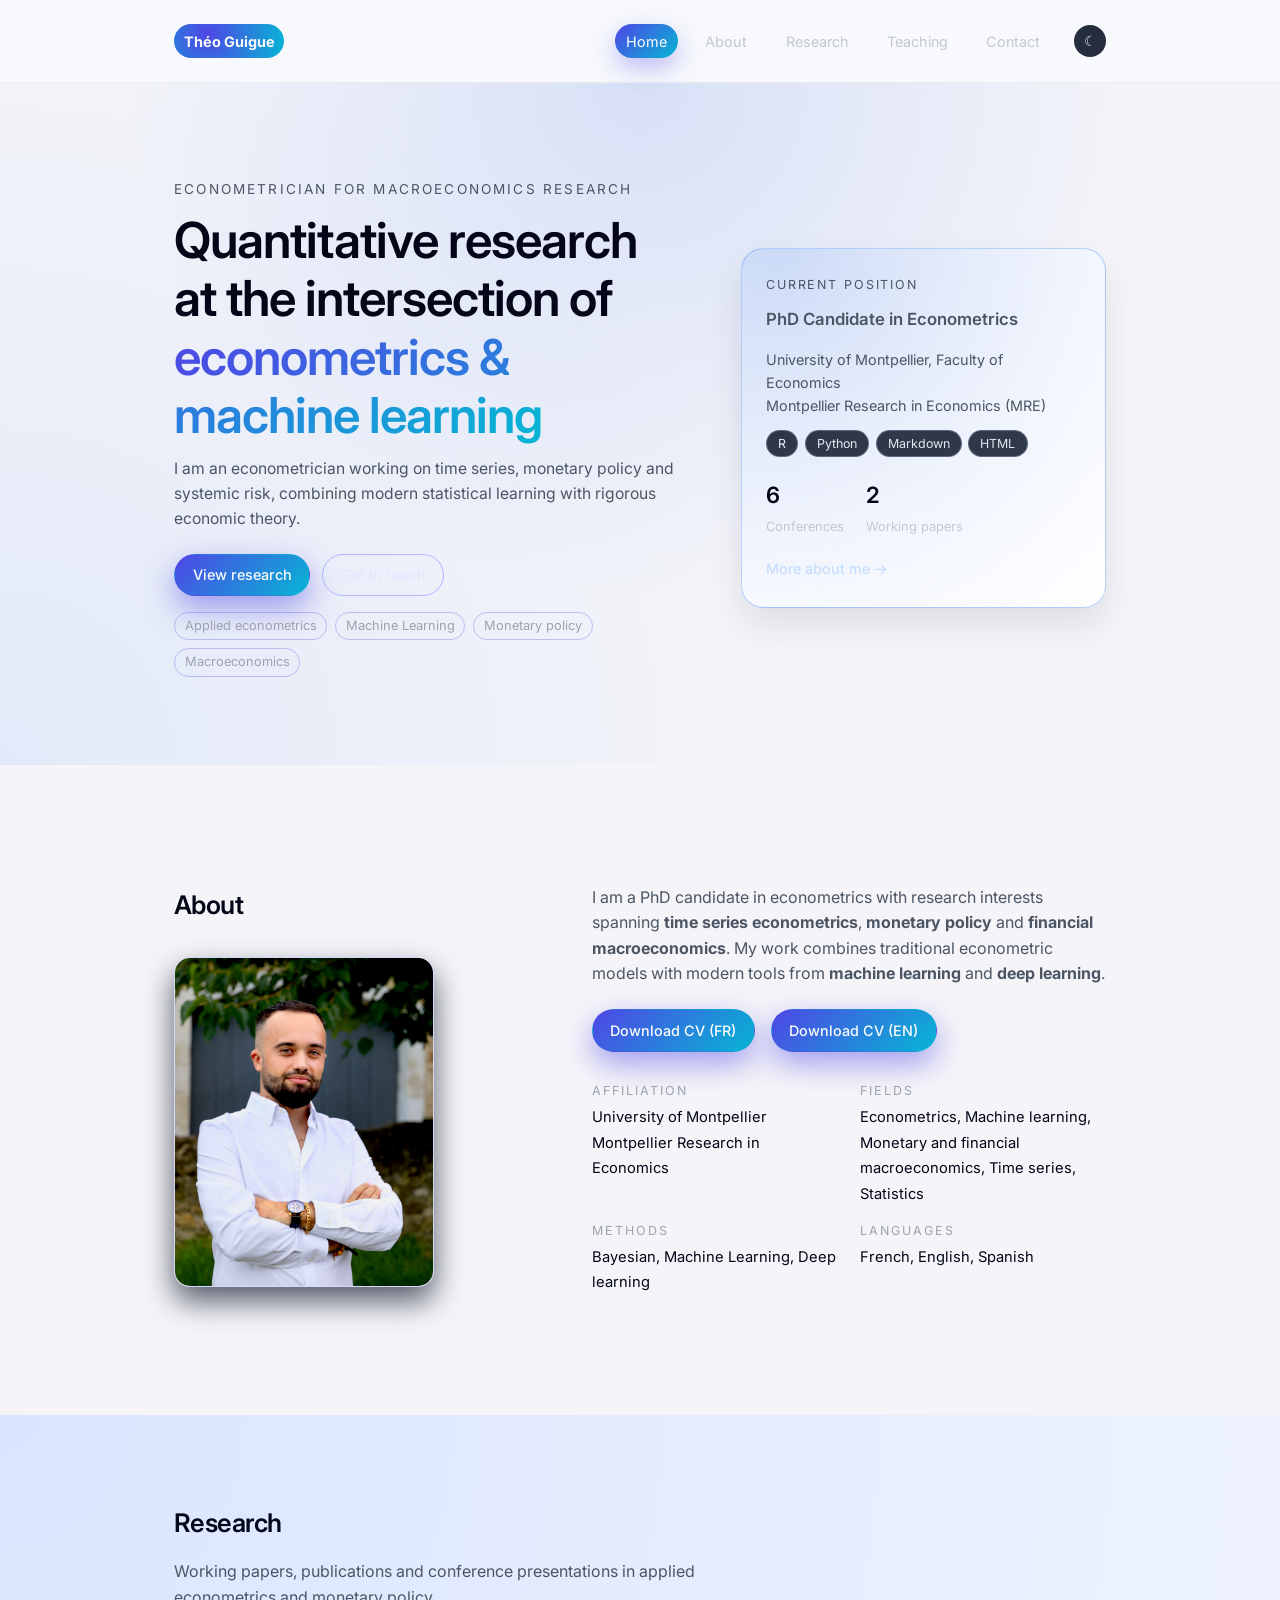
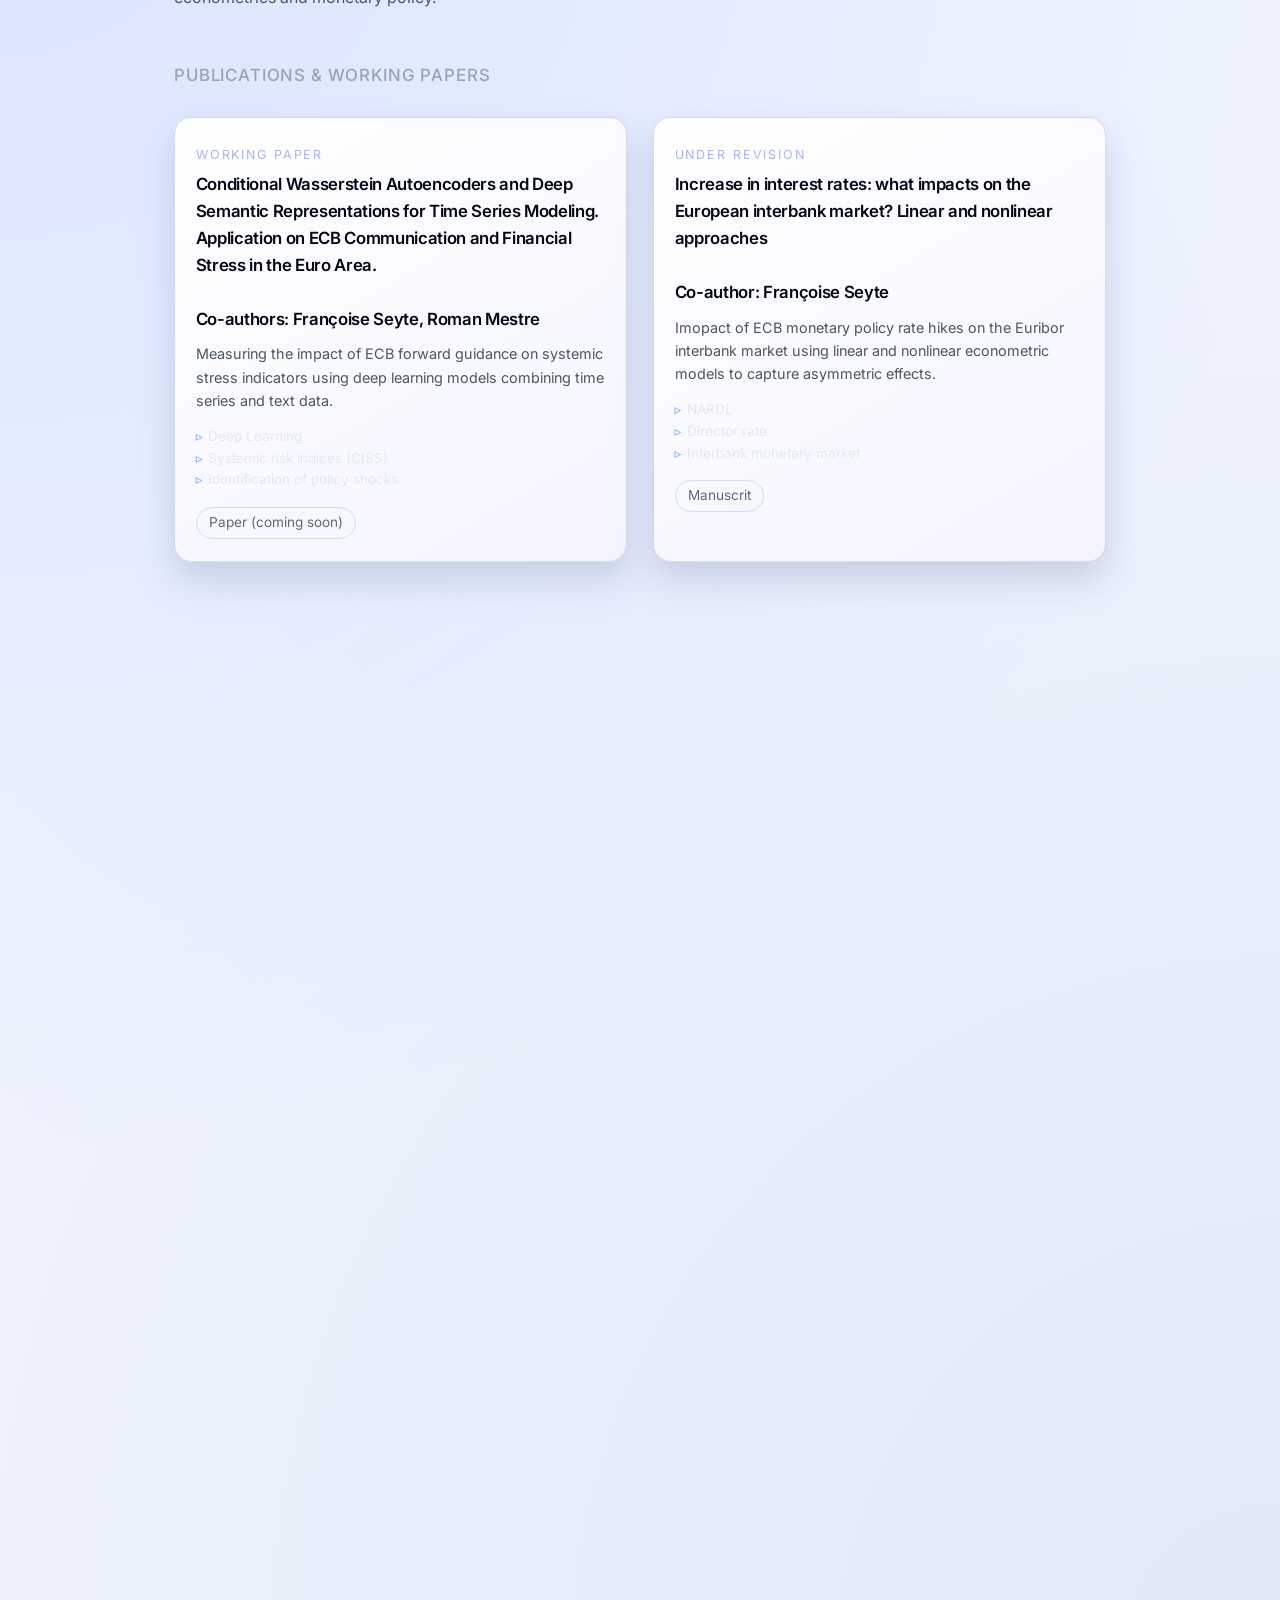
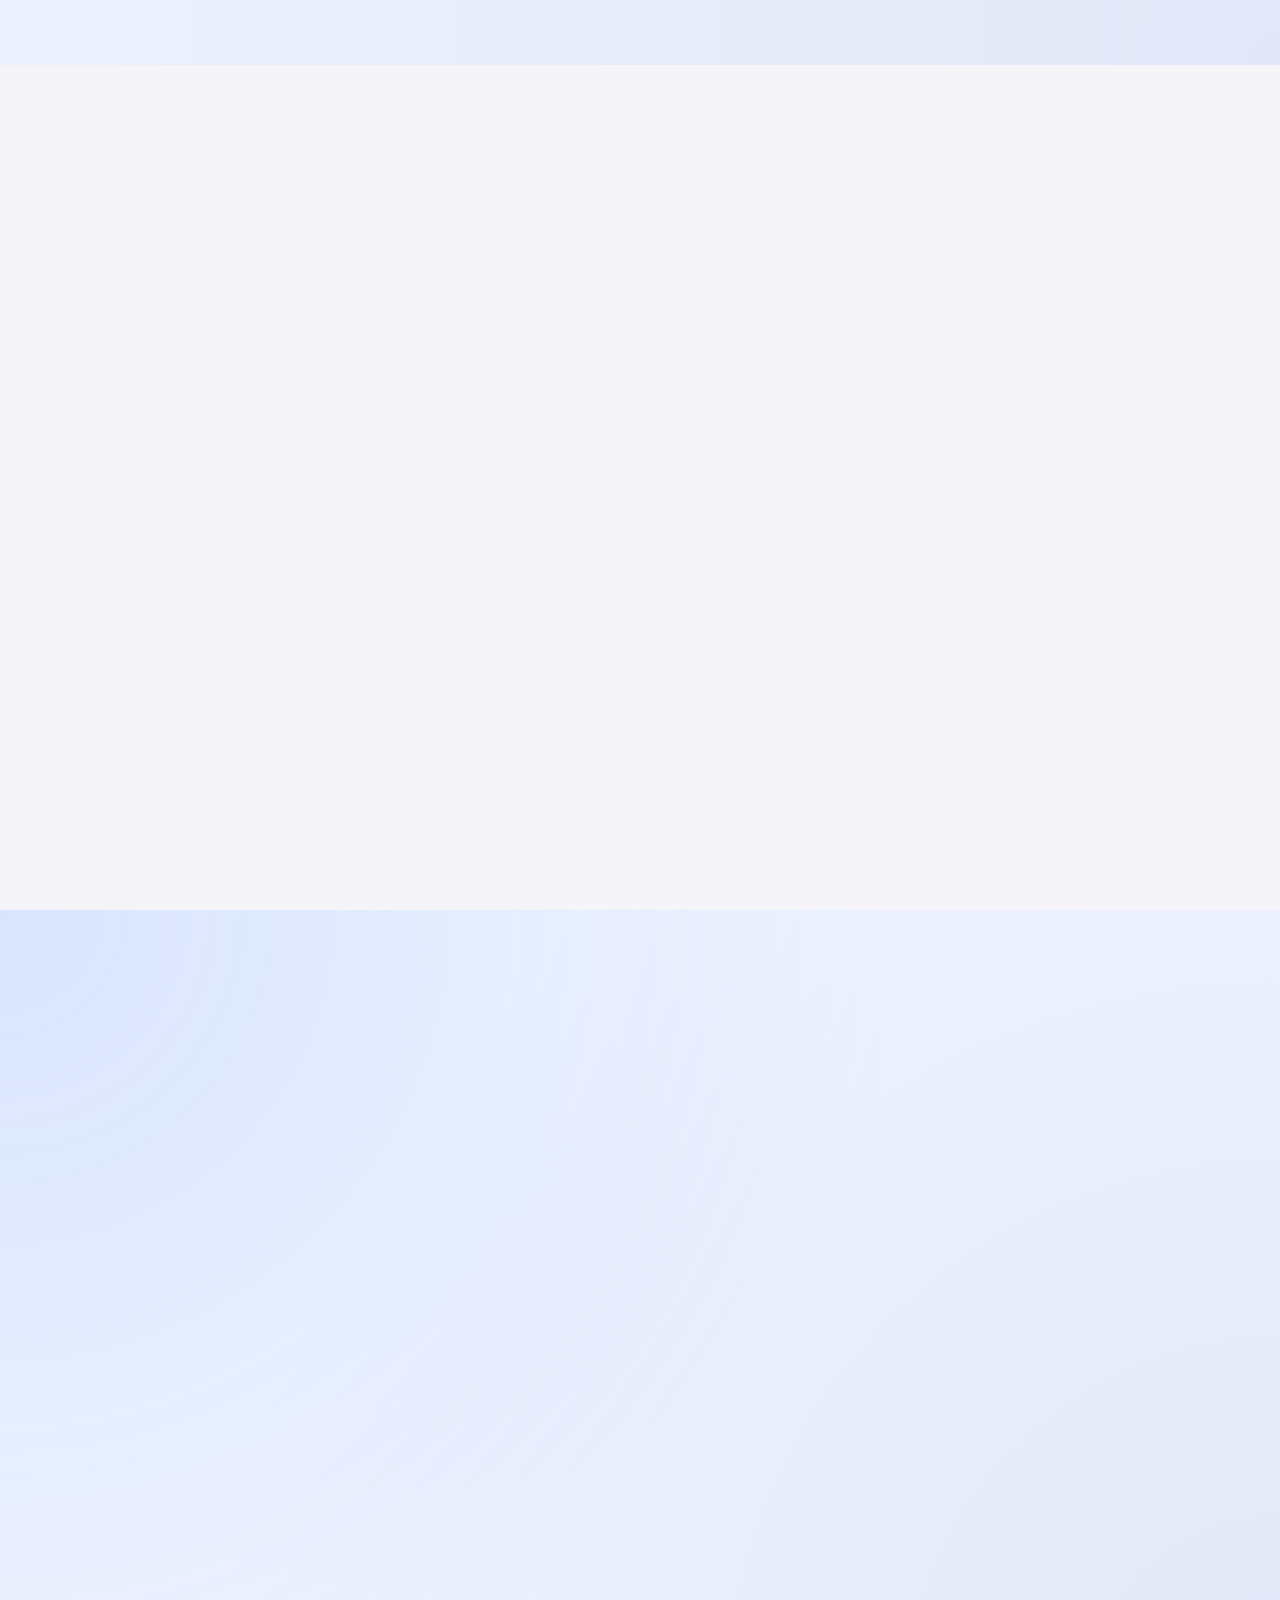
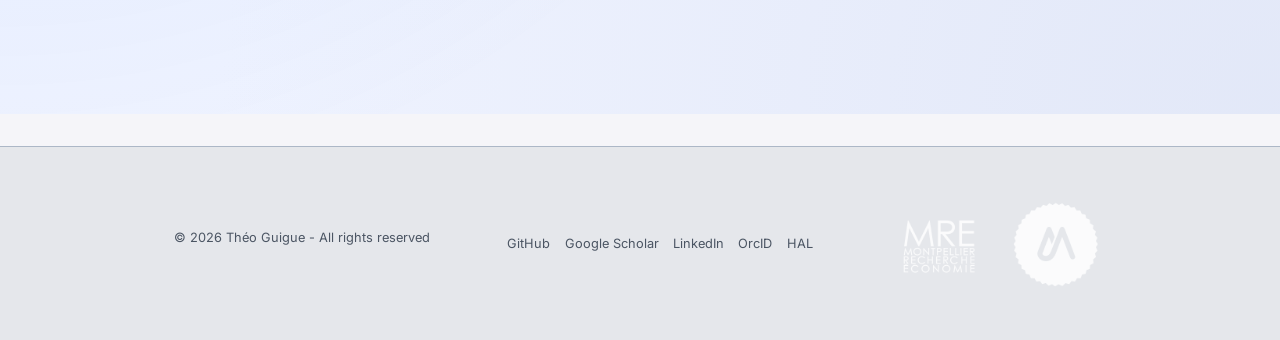
<file: index.html>
<!DOCTYPE html>
<html lang="en">
<head>
<link rel="icon" type="image/x-icon" href="images/favicon.ico">
<link rel="shortcut icon" href="images/favicon.ico" type="image/x-icon">
  <meta charset="UTF-8" />
  <meta name="viewport" content="width=device-width, initial-scale=1.0" />
  <title>Théo Guigue | PhD Candidate in Econometrics</title>
  <meta name="description" content="Personal website of a PhD candidate in econometrics: research, teaching, and projects in applied econometrics and machine learning." />
  <link rel="stylesheet" href="style.css" />
  <link rel="preconnect" href="https://fonts.googleapis.com" />
  <link rel="preconnect" href="https://fonts.gstatic.com" crossorigin />
  <link href="https://fonts.googleapis.com/css2?family=Inter:wght@300;400;500;600;700&display=swap" rel="stylesheet" />
  <script defer src="script.js"></script>
</head>
<body>
  <!-- ================= HEADER / NAV ================= -->
  <header class="site-header">
    <div class="container header-inner">
      <div class="logo">
        <span class="logo-symbol">Théo Guigue</span>
      </div>

      <button class="nav-toggle" aria-label="Toggle navigation">
        <span class="nav-toggle-bar"></span>
        <span class="nav-toggle-bar"></span>
      </button>

      <nav class="site-nav">
        <a href="#hero" class="nav-link active">Home</a>
        <a href="#about" class="nav-link">About</a>
        <a href="#research" class="nav-link">Research</a>
        <a href="#teaching" class="nav-link">Teaching</a>
        <a href="#contact" class="nav-link">Contact</a>
        <button class="theme-toggle" aria-label="Toggle dark mode">
          <span class="theme-icon">☾</span>
        </button>
      </nav>
    </div>
  </header>

  <!-- ================= HERO ================= -->
  <main>
    <section id="hero" class="hero">
      <div class="container hero-inner">
        <div class="hero-text fade-in">
          <p class="hero-overline">Econometrician for macroeconomics research</p>
          <h1>Quantitative research at the intersection of<br><span class="accent">econometrics & machine learning</span></h1>
          <p class="hero-subtitle">
            I am an econometrician working on time series, monetary policy and systemic risk,
            combining modern statistical learning with rigorous economic theory.
          </p>
          <div class="hero-actions">
            <a href="#research" class="btn primary">View research</a>
            <a href="#contact" class="btn ghost">Get in touch</a>
          </div>
          <div class="hero-meta">
            <span>Applied econometrics</span>
            <span>Machine Learning</span>
            <span>Monetary policy</span>
            <span>Macroeconomics</span>
          </div>
        </div>
        <div class="hero-card fade-in delay-1">
          <div class="hero-card-inner">
            <p class="hero-card-title">Current position</p>
            <p class="hero-card-main">PhD Candidate in Econometrics</p>
            <p class="hero-card-sub">University of Montpellier, Faculty of Economics<br>Montpellier Research in Economics (MRE)</p>
            <div class="hero-pill-row">
              <span class="pill">R</span>
              <span class="pill">Python</span>
              <span class="pill">Markdown</span>
              <span class="pill">HTML</span>
            </div>
            <div class="hero-stats">
              <div class="stat">
                <span class="stat-value">6</span>
                <span class="stat-label">Conferences</span>
              </div>
              <div class="stat">
                <span class="stat-value">2</span>
                <span class="stat-label">Working papers</span>
              </div>
            </div>
            <a href="#about" class="hero-card-link">More about me →</a>
          </div>
        </div>
      </div>
    </section>

 <!-- ================= ABOUT ================= -->
<section id="about" class="section">
  <div class="container section-inner two-columns">
    <div class="section-header fade-in">
      <h2>About</h2>
      <img class="about-photo" src="images/portrait.jpg" alt="Portrait of Théo Guigue">
    </div>

    <div class="section-content fade-in delay-1">
      <p>
        I am a PhD candidate in econometrics with research interests spanning
        <strong>time series econometrics</strong>, <strong>monetary policy</strong> and
        <strong>financial macroeconomics</strong>. My work combines traditional econometric models
        with modern tools from <strong>machine learning</strong> and
        <strong>deep learning</strong>.
      </p>

      <!-- 🔥 BOUTONS CV 🔥 -->
      <div class="cv-buttons">
        <a href="cv/cv_english.pdf" class="btn primary" target="_blank">Download CV (FR)</a>
        <a href="cv/cv_french.pdf" class="btn primary" target="_blank">Download CV (EN)</a>
      </div>

      <div class="info-grid">
        <div class="info-item">
          <span class="info-label">Affiliation</span>
          <span class="info-value">University of Montpellier<br>Montpellier Research in Economics</span>
        </div>
        <div class="info-item">
          <span class="info-label">Fields</span>
          <span class="info-value">Econometrics, Machine learning, Monetary and financial macroeconomics, Time series, Statistics</span>
        </div>
        <div class="info-item">
          <span class="info-label">Methods</span>
          <span class="info-value">Bayesian, Machine Learning, Deep learning</span>
        </div>
        <div class="info-item">
          <span class="info-label">Languages</span>
          <span class="info-value">French, English, Spanish</span>
        </div>
      </div>
    </div>
  </div>
</section>


    <!-- ================= RESEARCH ================= -->
<section id="research" class="section section-alt">
  <div class="container section-inner">
    <div class="section-header fade-in">
      <h2>Research</h2>
      <p class="section-subtitle">
        Working papers, publications and conference presentations in applied econometrics and monetary policy.
      </p>
    </div>

    <div class="research-layout">
      <!-- ========= Publications & Working Papers ========= -->
      <div class="research-column fade-in delay-1">
        <h3 class="research-subtitle">Publications & Working Papers</h3>
        <div class="cards-grid">
          <article class="card">
            <div class="card-tag">Working paper</div>
            <h3 class="card-title">Conditional Wasserstein Autoencoders and Deep Semantic Representations for Time Series Modeling. Application on ECB Communication and Financial Stress in the Euro Area.<br><br>Co-authors: Françoise Seyte, Roman Mestre</h3>
            <p class="card-text">
              Measuring the impact of ECB forward guidance on systemic stress indicators using deep learning models combining time series and text data.
            </p>
            <ul class="card-meta-list">
              <li>Deep Learning</li>
              <li>Systemic risk indices (CISS)</li>
              <li>Identification of policy shocks</li>
            </ul>
            <div class="card-links">
              <a href="#" class="card-link disabled">Paper (coming soon)</a>
            </div>
          </article>

          <article class="card">
            <div class="card-tag">Under revision</div>
            <h3 class="card-title">Increase in interest rates: what impacts on the European interbank market? Linear and nonlinear approaches<br><br>Co-author: Françoise Seyte</h3>
            <p class="card-text">
              Imopact of ECB monetary policy rate hikes on the Euribor interbank market
              using linear and nonlinear econometric models to capture asymmetric effects.
            </p>
            <ul class="card-meta-list">
              <li>NARDL</li>
              <li>Director rate</li>
              <li>Interbank monetary market</li>
            </ul>
            <div class="card-links">
              <a href="#" class="card-link disabled">Manuscrit</a>
            </div>
          </article>
        </div>
      </div>

      <!-- ========= Talks & Conferences ========= -->
      <div class="research-column fade-in delay-2">
        <h3 class="research-subtitle">Talks & Conferences</h3>
        <div class="cards-grid">
          <!-- Exemple 1 -->
          <article class="card">
            <div class="card-tag">Conference talk</div>
            <h3 class="card-title">International Conference on Statistics and Data Science</h3>
            <p class="card-text">
              Conditional Wasserstein Autoencoders and Deep Semantic Representations for Time Series Modeling.
            </p>
            <ul class="card-meta-list">
              <li>Conference: ICSDS</li>
              <li>Date: December 2025</li>
              <li>Session: Econometrics</li>
              <li>Location: Seville, Spain</li>
            </ul>
            <div class="card-links">
              <a href="slides_conferences/ICSDS25.pdf" class="card-link disabled">Slides</a>
            </div>
          </article>

          <!-- Exemple 2 -->
          <article class="card">
            <div class="card-tag">Seminar</div>
            <h3 class="card-title">Montpellier Research in Economics</h3>
            <p class="card-text">
              Conditional Wasserstein Autoencoders and Deep Semantic Representations for Time Series Modeling.
            </p>
            <ul class="card-meta-list">
              <li>Venue: University of Montpellier</li>
              <li>Date: December 2025</li>
            </ul>
            <div class="card-links">
              <a href="slides_conferences/Séminaire_MRE__dec__2025_.pdf" class="card-link disabled">Slides</a>
            </div>
          </article>

          <article class="card">
            <div class="card-tag">Conference talk</div>
            <h3 class="card-title">24th Econometrics Day – Recent Developments in Applied Econometrics to Finance</h3>
            <p class="card-text">
              Conditional Wasserstein Autoencoders and Deep Semantic Representations for Time Series Modeling.
            </p>
            <ul class="card-meta-list">
              <li>Conference: EDRDAEF</li>
              <li>Date: November 2025</li>
              <li>Session: Econometrics</li>
              <li>Location: University Paris-Nanterre, France</li>
            </ul>
            <div class="card-links">
              <a href="slides_conferences/RDAEF24-2.pdf" class="card-link disabled">Slides</a>
            </div>
          </article>

          <article class="card">
            <div class="card-tag">Conference talk</div>
            <h3 class="card-title">4th Applied Econometrics Day in Honor of Professor Michel Terraza</h3>
            <p class="card-text">
              Evaluating the Impact of Forward Guidance on European Systemic Stress Using Sequential and Next-Generation Generative Neural Networks: From VAE to Mamba.
            </p>
            <ul class="card-meta-list">
              <li>Conference: JEAMT</li>
              <li>Date: June 2025</li>
              <li>Session: Econometrics</li>
              <li>Location: University of Montpellier, France</li>
            </ul>
            <div class="card-links">
              <a href="slides_conferences/JEAMT4.pdf" class="card-link disabled">Slides</a>
            </div>
          </article>

          <article class="card">
            <div class="card-tag">Conference talk</div>
            <h3 class="card-title">5th Financial Economic Meeting</h3>
            <p class="card-text">
              Increase in interest rates: what’s the impact on the interbank monetary market ? : linear and non-linear econometrics approach.
            </p>
            <ul class="card-meta-list">
              <li>Conference: JEAMT</li>
              <li>Date: December 2024</li>
              <li>Session: Econometrics</li>
              <li>Location: EDC Paris Business School, France</li>
            </ul>
            <div class="card-links">
              <a href="slides_conferences/FEM24.pdf" class="card-link disabled">Slides</a>
            </div>
          </article>

          <article class="card">
            <div class="card-tag">Conference talk</div>
            <h3 class="card-title">3th Applied Econometrics Day in Honor of Professor Michel Terraza</h3>
            <p class="card-text">
              Augmentation des taux directeurs : quels impacts sur le marché interbancaire ? : économétrie linéaire et non-linéaire.
            </p>
            <ul class="card-meta-list">
              <li>Conference: JEAMT</li>
              <li>Date: May 2024</li>
              <li>Session: Poster</li>
              <li>Location: University of Montpellier, France</li>
            </ul>
            <div class="card-links">
              <a href="#" class="card-link disabled">Slides</a>
            </div>
          </article>
        </div>
      </div>
    </div>
  </div>
</section>


<!-- ================= TEACHING ================= -->
<section id="teaching" class="section">
  <div class="container section-inner">
    <div class="section-header fade-in">
      <h2>Teaching</h2>
      <p class="section-subtitle">
        Courses and tutorials in econometrics, statistics and quantitative methods.
      </p>
    </div>

    <div class="teaching-grid">

      <!-- CURRENT -->
      <div class="teaching-item fade-in delay-1">
        <h3>
          Inferential statistics
          <span class="badge badge-current">Current</span>
        </h3>
        <p>
          Second year, Faculty of Economics.<br><br>
          Inferential statistics, covering estimation, confidence intervals, and hypothesis testing.
          Students learn how to draw meaningful conclusions from data and apply statistical reasoning
          to real-world empirical problems.
        </p>
        <ul class="pill-list">
          <li class="pill"><a href="https://moodle.umontpellier.fr/enrol/index.php?id=12833" target="_blank">Moodle page</a></li>
          <li class="pill"><a href="https://tguigue30.github.io/demo-marimo-page/" target="_blanck">Notebook inference statistics</a></li>
        </ul>
      </div>

      <!-- PAST -->
      <div class="teaching-item fade-in delay-2">
        <h3>
          Econometrics
          <span class="badge badge-past">Past</span>
        </h3>
        <p>
          Third year, Faculty of Economics.<br><br>
          Tutorials in econometrics, focusing on linear regression models,
          model diagnostics, and practical applications using real-world datasets.
        </p>
        <ul class="pill-list">
          <li class="pill"><a href="https://moodle.umontpellier.fr/course/view.php?id=31696" target="_blank">Moodle page</a></li>
          <li class="pill"><a href="https://www.eviews.com/home.html" target="_blank">EViews</a></li>
          <li class="pill"><a href="git_class.html">My resources</a></li>
        </ul>
      </div>

      <!-- PAST -->
      <div class="teaching-item fade-in delay-3">
        <h3>
          Mathematics
          <span class="badge badge-past">Past</span>
        </h3>
        <p>
          First year, Faculty of Economics.<br><br>
          Tutorials in mathematics for economists, covering calculus,
          linear algebra, and optimization techniques relevant to economic modeling.
        </p>
        <ul class="pill-list">
          <li class="pill"><a href="https://moodle.umontpellier.fr/course/view.php?id=36601" target="_blank">Moodle page</a></li>
        </ul>
      </div>

    </div>
  </div>
</section>


<!-- ================= CONTACT ================= -->
<section id="contact" class="section section-alt">
  <div class="container section-inner">
    <div class="section-header fade-in">
      <h2>Contact</h2>
      <p class="section-subtitle">
        For research collaborations, seminar invitations or teaching material, feel free to reach out.
      </p>
    </div>

    <div class="contact-layout">
      <div class="contact-card fade-in delay-1">
        <h3>Let’s talk</h3>
        <p>
          The best way to contact me is by email. I am happy to discuss research projects,
          conference invitations or teaching collaborations.
        </p>
        <ul class="contact-list">
          <li>
            <span class="contact-label">Email</span>
            <a href="mailto:theo.guigue@umontpellier.fr" class="contact-value">theo.guigue@umontpellier.fr</a>
          </li>
          <li>
            <span class="contact-label">Institution</span>
            <span class="contact-value">University of Montpellier · MRE</span>
          </li>
          <li>
            <span class="contact-label">Location</span>
            <span class="contact-value">T.Guigue, Bureau C304,<br> 
                                        Economics Faculty, University of Montpellier,<br>  
                                        Site Richter, Av. Raymond Dugrand CS 79606<br>  
                                        34960 Montpellier Cedex 2, FRANCE</span>
          </li>
        </ul>
      </div>

      <!-- FORMULAIRE FONCTIONNEL AVEC FORMSPREE -->
      <form 
        class="contact-form fade-in delay-2"
        action="https://formspree.io/f/meoylbla"
        method="POST"
      >
        <div class="form-row">
          <div class="form-field">
            <label for="name">Name</label>
            <input id="name" name="name" type="text" placeholder="Your name" required />
          </div>
          <div class="form-field">
            <label for="email">Email</label>
            <input id="email" name="email" type="email" placeholder="name@example.com" required />
          </div>
        </div>

        <div class="form-field">
          <label for="subject">Subject</label>
          <input id="subject" name="subject" type="text" placeholder="Short description" required />
        </div>

        <div class="form-field">
          <label for="message">Message</label>
          <textarea id="message" name="message" rows="4" placeholder="Your message" required></textarea>
        </div>

        <button type="submit" class="btn primary full-width">Send</button>
        <p class="form-hint">Your message will be sent securely.</p>
      </form>
    </div>
  </div>
</section>
</main>

  <!-- ================= FOOTER ================= -->
<!-- ================= FOOTER ================= -->
<footer class="site-footer">
  <div class="container footer-inner">
    
    <p>© <span id="year"></span> Théo Guigue - All rights reserved</p>

    <div class="footer-links">
      <a href="https://github.com/your-github" target="_blank">GitHub</a>
      <a href="https://scholar.google.com/citations?user=6dadedoAAAAJ&hl=fr" target="_blank">Google Scholar</a>
      <a href="https://fr.linkedin.com/in/theoguigue" target="_blank">LinkedIn</a>
      <a href="https://orcid.org/0009-0003-2305-3455" target="_blank">OrcID</a>
      <a href="https://cv.hal.science/theoguigue" target="_blank">HAL</a>
    </div>

    <!-- 🔥 Logos des institutions -->
    <div class="footer-logos">
      <img src="images/MRE_logo.png" alt="MRE logo" class="footer-logo">
      <img src="images/um_logo.png" alt="University of Montpellier logo" class="footer-logo">
    </div>

  </div>
</footer>
</body>
</html>
</file>
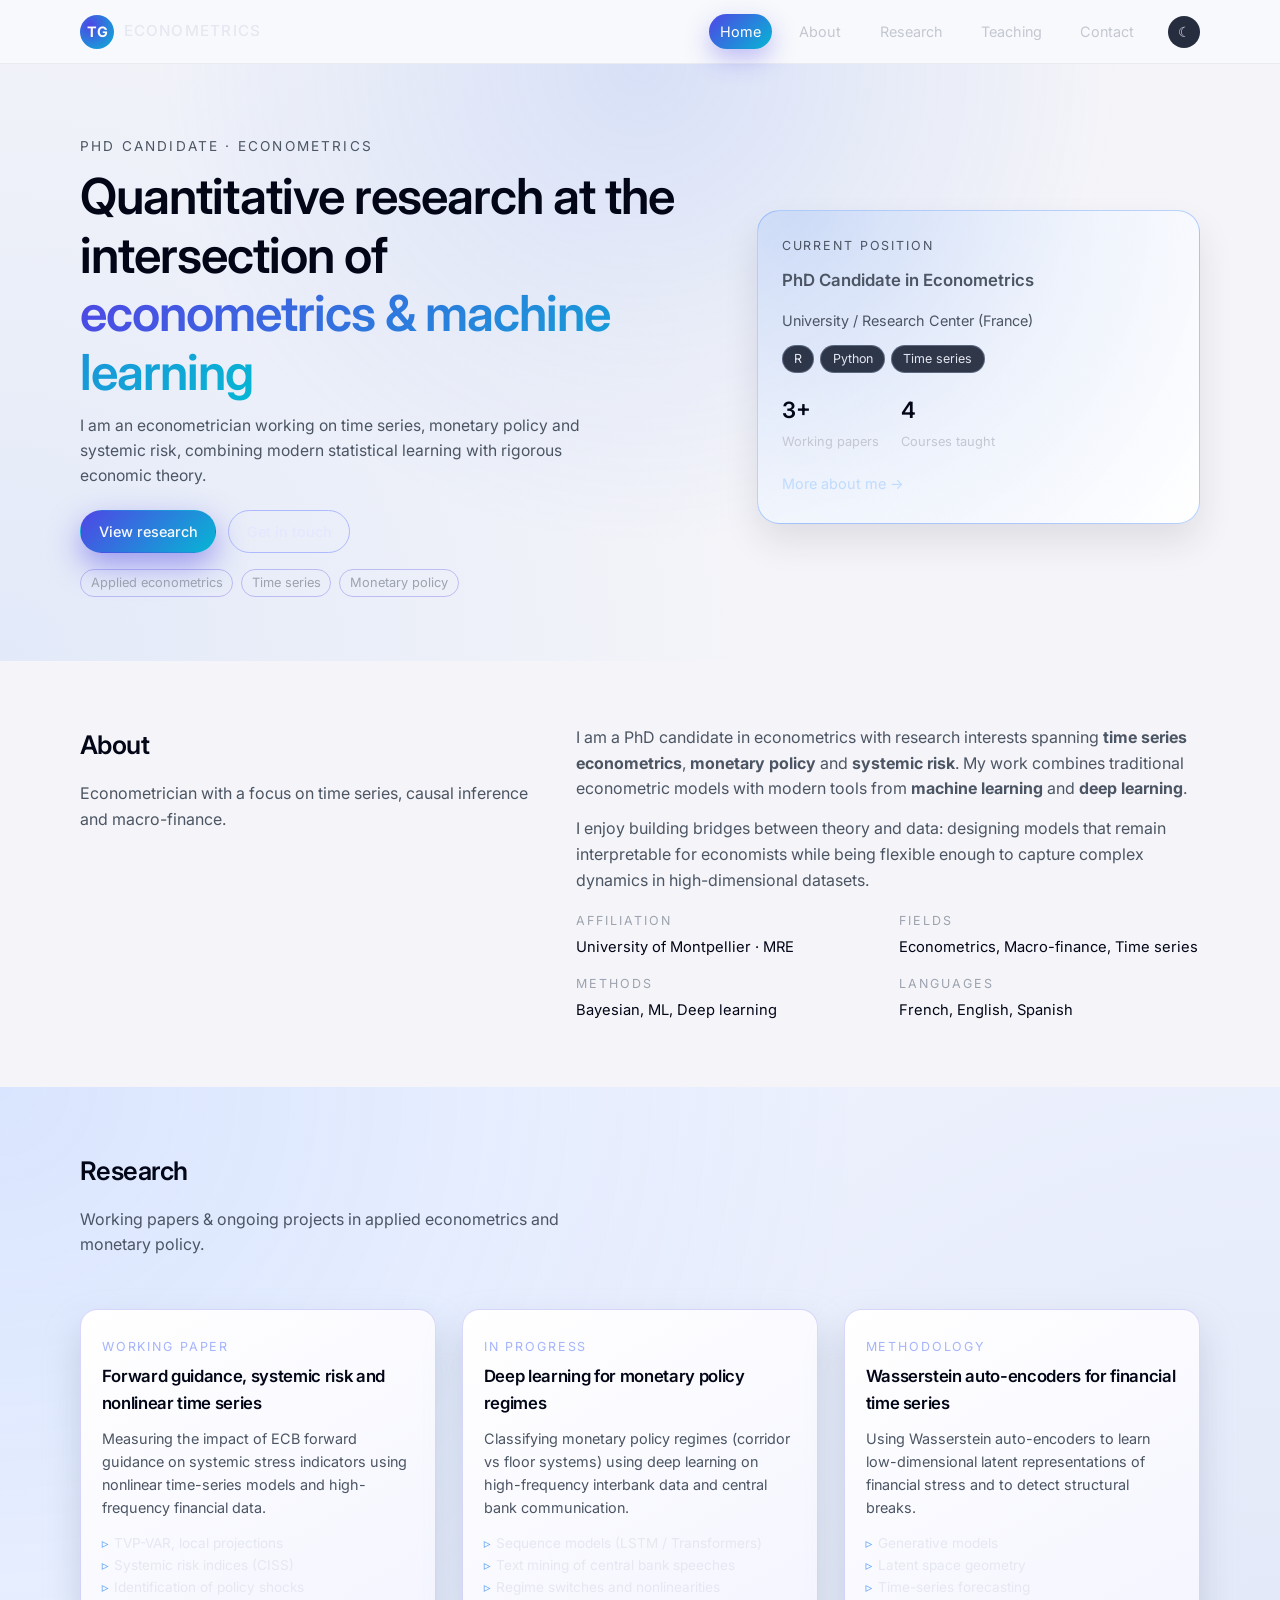
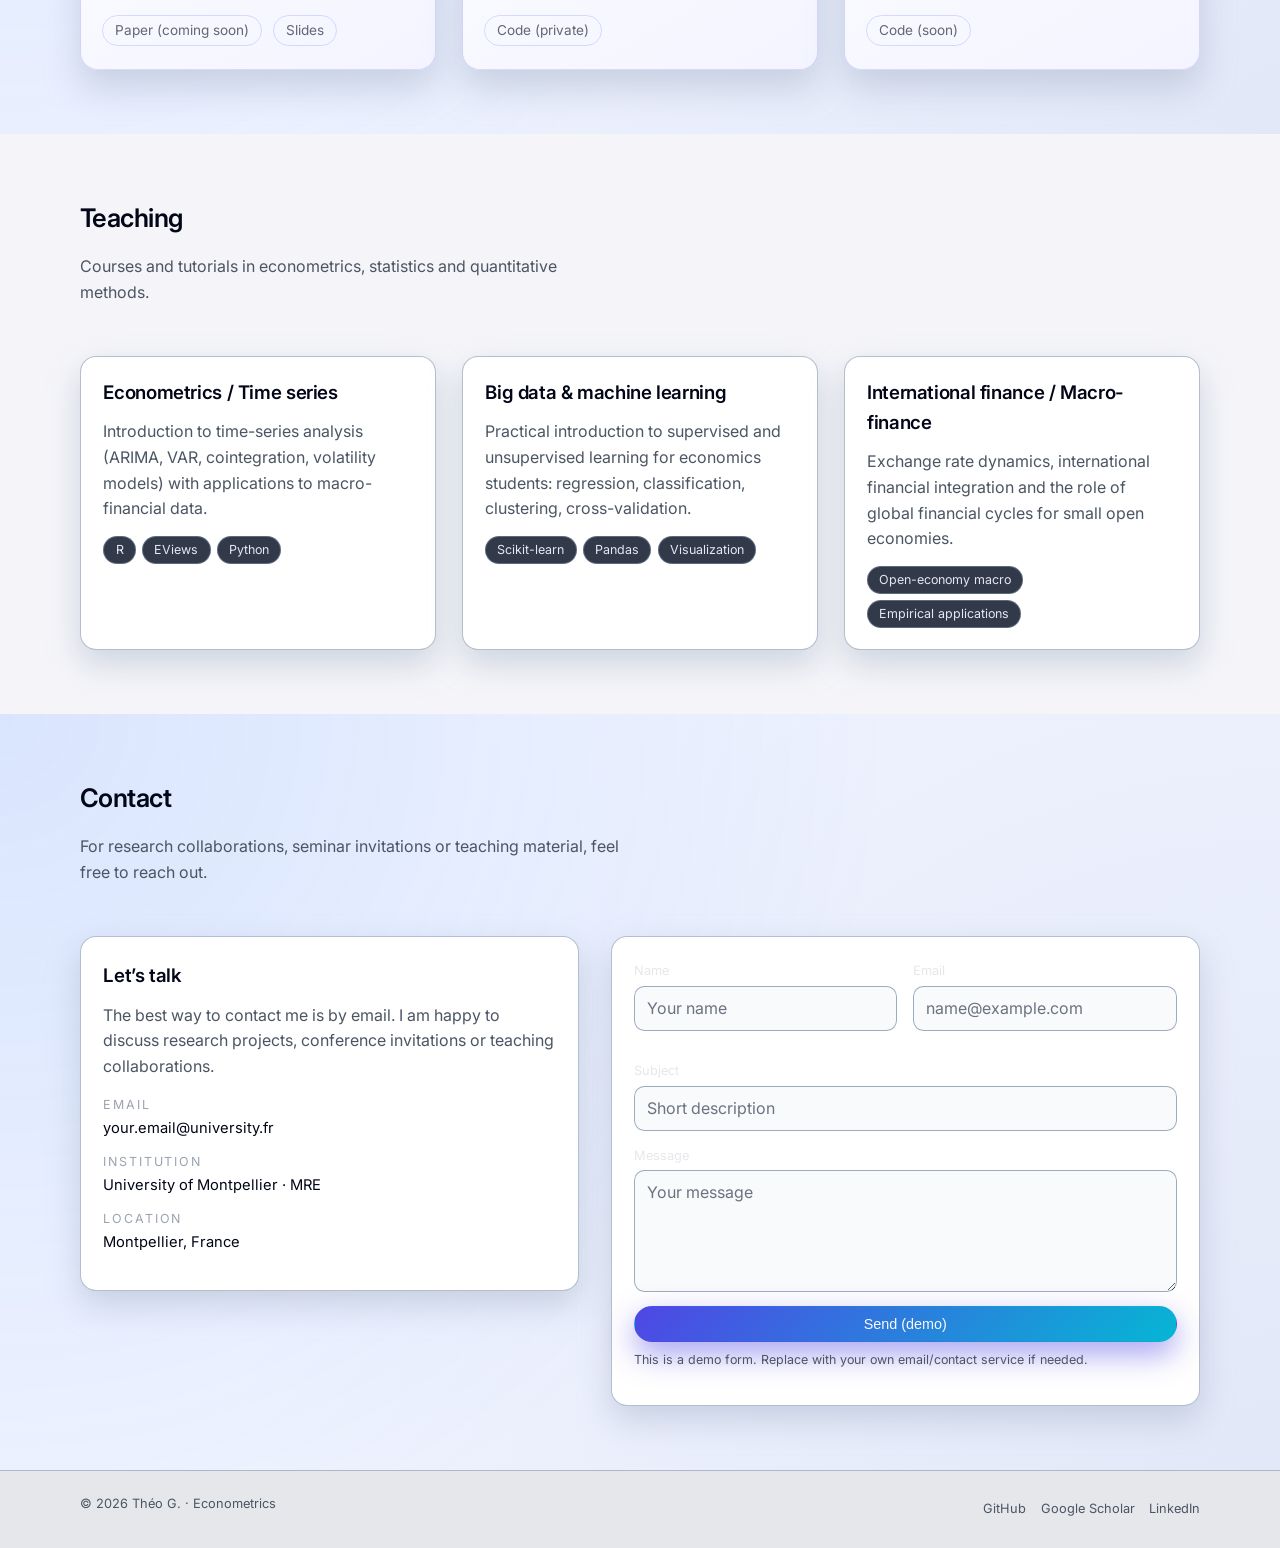
<file: mon_site/index.html>
<!DOCTYPE html>
<html lang="en">
<head>
  <meta charset="UTF-8" />
  <meta name="viewport" content="width=device-width, initial-scale=1.0" />
  <title>Théo G. | PhD Candidate in Econometrics</title>
  <meta name="description" content="Personal website of a PhD candidate in econometrics: research, teaching, and projects in applied econometrics and machine learning." />
  <link rel="stylesheet" href="style.css" />
  <link rel="preconnect" href="https://fonts.googleapis.com" />
  <link rel="preconnect" href="https://fonts.gstatic.com" crossorigin />
  <link href="https://fonts.googleapis.com/css2?family=Inter:wght@300;400;500;600;700&display=swap" rel="stylesheet" />
  <script defer src="script.js"></script>
</head>
<body>
  <!-- ================= HEADER / NAV ================= -->
  <header class="site-header">
    <div class="container header-inner">
      <div class="logo">
        <span class="logo-symbol">TG</span>
        <span class="logo-text">Econometrics</span>
      </div>

      <button class="nav-toggle" aria-label="Toggle navigation">
        <span class="nav-toggle-bar"></span>
        <span class="nav-toggle-bar"></span>
      </button>

      <nav class="site-nav">
        <a href="#hero" class="nav-link active">Home</a>
        <a href="#about" class="nav-link">About</a>
        <a href="#research" class="nav-link">Research</a>
        <a href="#teaching" class="nav-link">Teaching</a>
        <a href="#contact" class="nav-link">Contact</a>
        <button class="theme-toggle" aria-label="Toggle dark mode">
          <span class="theme-icon">☾</span>
        </button>
      </nav>
    </div>
  </header>

  <!-- ================= HERO ================= -->
  <main>
    <section id="hero" class="hero">
      <div class="container hero-inner">
        <div class="hero-text fade-in">
          <p class="hero-overline">PhD Candidate · Econometrics</p>
          <h1>Quantitative research at the intersection of<br><span class="accent">econometrics & machine learning</span></h1>
          <p class="hero-subtitle">
            I am an econometrician working on time series, monetary policy and systemic risk,
            combining modern statistical learning with rigorous economic theory.
          </p>
          <div class="hero-actions">
            <a href="#research" class="btn primary">View research</a>
            <a href="#contact" class="btn ghost">Get in touch</a>
          </div>
          <div class="hero-meta">
            <span>Applied econometrics</span>
            <span>Time series</span>
            <span>Monetary policy</span>
          </div>
        </div>
        <div class="hero-card fade-in delay-1">
          <div class="hero-card-inner">
            <p class="hero-card-title">Current position</p>
            <p class="hero-card-main">PhD Candidate in Econometrics</p>
            <p class="hero-card-sub">University / Research Center (France)</p>
            <div class="hero-pill-row">
              <span class="pill">R</span>
              <span class="pill">Python</span>
              <span class="pill">Time series</span>
            </div>
            <div class="hero-stats">
              <div class="stat">
                <span class="stat-value">3+</span>
                <span class="stat-label">Working papers</span>
              </div>
              <div class="stat">
                <span class="stat-value">4</span>
                <span class="stat-label">Courses taught</span>
              </div>
            </div>
            <a href="#about" class="hero-card-link">More about me →</a>
          </div>
        </div>
      </div>
    </section>

    <!-- ================= ABOUT ================= -->
    <section id="about" class="section">
      <div class="container section-inner two-columns">
        <div class="section-header fade-in">
          <h2>About</h2>
          <p class="section-subtitle">
            Econometrician with a focus on time series, causal inference and macro-finance.
          </p>
        </div>
        <div class="section-content fade-in delay-1">
          <p>
            I am a PhD candidate in econometrics with research interests spanning
            <strong>time series econometrics</strong>, <strong>monetary policy</strong> and
            <strong>systemic risk</strong>. My work combines traditional econometric models
            with modern tools from <strong>machine learning</strong> and
            <strong>deep learning</strong>.
          </p>
          <p>
            I enjoy building bridges between theory and data: designing models that remain
            interpretable for economists while being flexible enough to capture complex
            dynamics in high-dimensional datasets.
          </p>
          <div class="info-grid">
            <div class="info-item">
              <span class="info-label">Affiliation</span>
              <span class="info-value">University of Montpellier · MRE</span>
            </div>
            <div class="info-item">
              <span class="info-label">Fields</span>
              <span class="info-value">Econometrics, Macro-finance, Time series</span>
            </div>
            <div class="info-item">
              <span class="info-label">Methods</span>
              <span class="info-value">Bayesian, ML, Deep learning</span>
            </div>
            <div class="info-item">
              <span class="info-label">Languages</span>
              <span class="info-value">French, English, Spanish</span>
            </div>
          </div>
        </div>
      </div>
    </section>

    <!-- ================= RESEARCH ================= -->
    <section id="research" class="section section-alt">
      <div class="container section-inner">
        <div class="section-header fade-in">
          <h2>Research</h2>
          <p class="section-subtitle">
            Working papers & ongoing projects in applied econometrics and monetary policy.
          </p>
        </div>

        <div class="cards-grid">
          <article class="card fade-in delay-1">
            <div class="card-tag">Working paper</div>
            <h3 class="card-title">Forward guidance, systemic risk and nonlinear time series</h3>
            <p class="card-text">
              Measuring the impact of ECB forward guidance on systemic stress indicators
              using nonlinear time-series models and high-frequency financial data.
            </p>
            <ul class="card-meta-list">
              <li>TVP-VAR, local projections</li>
              <li>Systemic risk indices (CISS)</li>
              <li>Identification of policy shocks</li>
            </ul>
            <div class="card-links">
              <a href="#" class="card-link disabled">Paper (coming soon)</a>
              <a href="#" class="card-link disabled">Slides</a>
            </div>
          </article>

          <article class="card fade-in delay-2">
            <div class="card-tag">In progress</div>
            <h3 class="card-title">Deep learning for monetary policy regimes</h3>
            <p class="card-text">
              Classifying monetary policy regimes (corridor vs floor systems) using
              deep learning on high-frequency interbank data and central bank communication.
            </p>
            <ul class="card-meta-list">
              <li>Sequence models (LSTM / Transformers)</li>
              <li>Text mining of central bank speeches</li>
              <li>Regime switches and nonlinearities</li>
            </ul>
            <div class="card-links">
              <a href="#" class="card-link disabled">Code (private)</a>
            </div>
          </article>

          <article class="card fade-in delay-3">
            <div class="card-tag">Methodology</div>
            <h3 class="card-title">Wasserstein auto-encoders for financial time series</h3>
            <p class="card-text">
              Using Wasserstein auto-encoders to learn low-dimensional latent
              representations of financial stress and to detect structural breaks.
            </p>
            <ul class="card-meta-list">
              <li>Generative models</li>
              <li>Latent space geometry</li>
              <li>Time-series forecasting</li>
            </ul>
            <div class="card-links">
              <a href="#" class="card-link disabled">Code (soon)</a>
            </div>
          </article>
        </div>
      </div>
    </section>

    <!-- ================= TEACHING ================= -->
    <section id="teaching" class="section">
      <div class="container section-inner">
        <div class="section-header fade-in">
          <h2>Teaching</h2>
          <p class="section-subtitle">
            Courses and tutorials in econometrics, statistics and quantitative methods.
          </p>
        </div>

        <div class="teaching-grid">
          <div class="teaching-item fade-in delay-1">
            <h3>Econometrics / Time series</h3>
            <p>
              Introduction to time-series analysis (ARIMA, VAR, cointegration, volatility models)
              with applications to macro-financial data.
            </p>
            <ul class="pill-list">
              <li class="pill">R</li>
              <li class="pill">EViews</li>
              <li class="pill">Python</li>
            </ul>
          </div>
          <div class="teaching-item fade-in delay-2">
            <h3>Big data & machine learning</h3>
            <p>
              Practical introduction to supervised and unsupervised learning for economics
              students: regression, classification, clustering, cross-validation.
            </p>
            <ul class="pill-list">
              <li class="pill">Scikit-learn</li>
              <li class="pill">Pandas</li>
              <li class="pill">Visualization</li>
            </ul>
          </div>
          <div class="teaching-item fade-in delay-3">
            <h3>International finance / Macro-finance</h3>
            <p>
              Exchange rate dynamics, international financial integration and the role
              of global financial cycles for small open economies.
            </p>
            <ul class="pill-list">
              <li class="pill">Open-economy macro</li>
              <li class="pill">Empirical applications</li>
            </ul>
          </div>
        </div>
      </div>
    </section>

    <!-- ================= CONTACT ================= -->
    <section id="contact" class="section section-alt">
      <div class="container section-inner">
        <div class="section-header fade-in">
          <h2>Contact</h2>
          <p class="section-subtitle">
            For research collaborations, seminar invitations or teaching material, feel free to reach out.
          </p>
        </div>

        <div class="contact-layout">
          <div class="contact-card fade-in delay-1">
            <h3>Let’s talk</h3>
            <p>
              The best way to contact me is by email. I am happy to discuss research projects,
              conference invitations or teaching collaborations.
            </p>
            <ul class="contact-list">
              <li>
                <span class="contact-label">Email</span>
                <a href="mailto:your.email@university.fr" class="contact-value">your.email@university.fr</a>
              </li>
              <li>
                <span class="contact-label">Institution</span>
                <span class="contact-value">University of Montpellier · MRE</span>
              </li>
              <li>
                <span class="contact-label">Location</span>
                <span class="contact-value">Montpellier, France</span>
              </li>
            </ul>
          </div>

          <form class="contact-form fade-in delay-2" onsubmit="return false;">
            <div class="form-row">
              <div class="form-field">
                <label for="name">Name</label>
                <input id="name" type="text" placeholder="Your name" />
              </div>
              <div class="form-field">
                <label for="email">Email</label>
                <input id="email" type="email" placeholder="name@example.com" />
              </div>
            </div>
            <div class="form-field">
              <label for="subject">Subject</label>
              <input id="subject" type="text" placeholder="Short description" />
            </div>
            <div class="form-field">
              <label for="message">Message</label>
              <textarea id="message" rows="4" placeholder="Your message"></textarea>
            </div>
            <button type="submit" class="btn primary full-width">Send (demo)</button>
            <p class="form-hint">This is a demo form. Replace with your own email/contact service if needed.</p>
          </form>
        </div>
      </div>
    </section>
  </main>

  <!-- ================= FOOTER ================= -->
  <footer class="site-footer">
    <div class="container footer-inner">
      <p>© <span id="year"></span> Théo G. · Econometrics</p>
      <div class="footer-links">
        <a href="https://github.com/your-github" target="_blank" rel="noreferrer">GitHub</a>
        <a href="#" target="_blank" rel="noreferrer">Google Scholar</a>
        <a href="#" target="_blank" rel="noreferrer">LinkedIn</a>
      </div>
    </div>
  </footer>
</body>
</html>
</file>
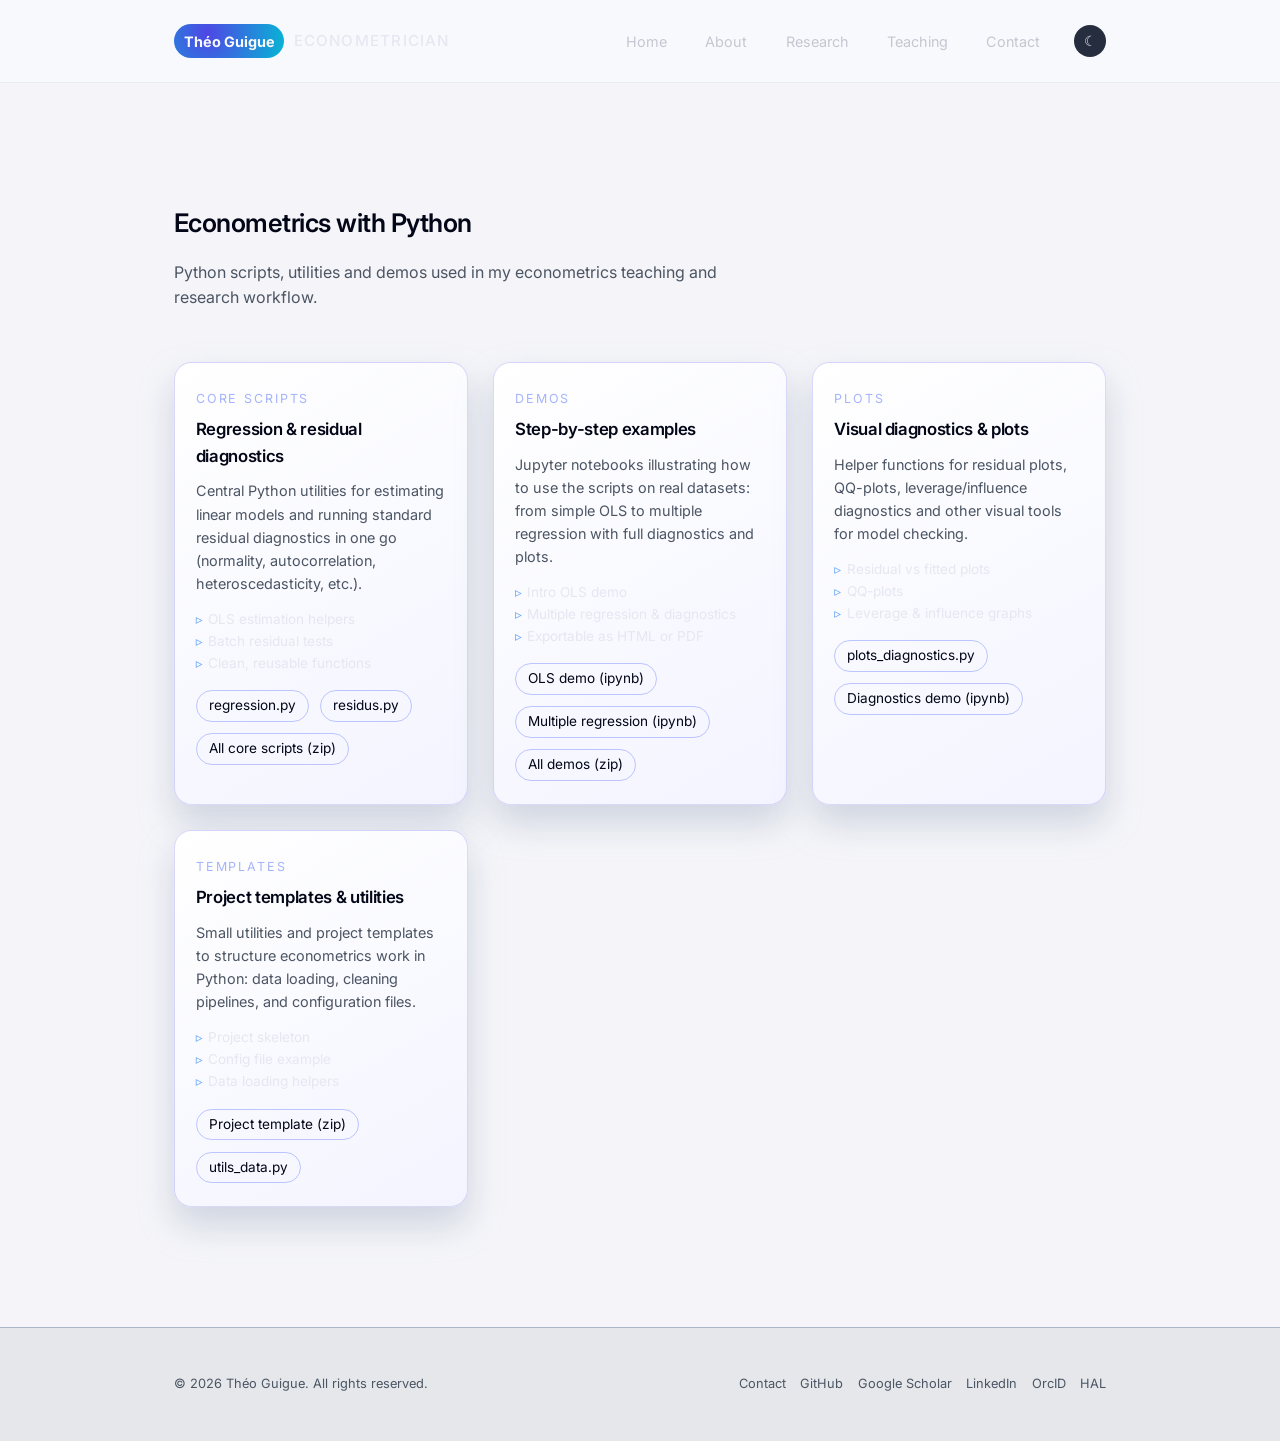
<file: econometrics_python.html>
<!DOCTYPE html>
<html lang="en">
<head>
  <meta charset="UTF-8" />
  <title>Econometrics with Python</title>
  <meta name="viewport" content="width=device-width, initial-scale=1" />
  <meta name="description" content="Python scripts and demos for econometrics: residual diagnostics, regression utilities, and teaching resources." />
  <link rel="stylesheet" href="style.css" />
  <link rel="preconnect" href="https://fonts.googleapis.com" />
  <link rel="preconnect" href="https://fonts.gstatic.com" crossorigin />
  <link href="https://fonts.googleapis.com/css2?family=Inter:wght@300;400;500;600;700&display=swap" rel="stylesheet" />
  <script defer src="script.js"></script>
</head>
<body>
  <!-- ================= HEADER ================= -->
  <header class="site-header">
    <div class="header-inner container">
      <a href="index.html" class="logo">
        <span class="logo-symbol">Théo Guigue</span>
        <span class="logo-text">Econometrician</span>
      </a>

      <button class="nav-toggle" aria-label="Toggle navigation">
        <span class="nav-toggle-bar"></span>
        <span class="nav-toggle-bar"></span>
        <span class="nav-toggle-bar"></span>
      </button>

      <nav class="site-nav">
        <a href="index.html#hero" class="nav-link">Home</a>
        <a href="index.html#about" class="nav-link">About</a>
        <a href="index.html#research" class="nav-link">Research</a>
        <a href="index.html#teaching" class="nav-link active">Teaching</a>
        <a href="index.html#contact" class="nav-link">Contact</a>
        <button class="theme-toggle" aria-label="Toggle dark mode">
          <span class="theme-icon">☾</span>
        </button>
      </nav>
    </div>
  </header>

  <main>
    <section class="section">
      <div class="container section-inner">
        <div class="section-header fade-in">
          <h2>Econometrics with Python</h2>
          <p class="section-subtitle">
            Python scripts, utilities and demos used in my econometrics teaching and research workflow.
          </p>
        </div>

        <div class="cards-grid">
          <!-- Core scripts -->
          <article class="card fade-in delay-1">
            <div class="card-tag">Core scripts</div>
            <h3 class="card-title">Regression & residual diagnostics</h3>
            <p class="card-text">
              Central Python utilities for estimating linear models and running standard residual diagnostics
              in one go (normality, autocorrelation, heteroscedasticity, etc.).
            </p>
            <ul class="card-meta-list">
              <li>OLS estimation helpers</li>
              <li>Batch residual tests</li>
              <li>Clean, reusable functions</li>
            </ul>
            <div class="card-links">
              <!-- Adapte les chemins à ta structure de dossiers -->
              <a href="code/regression.py" class="card-link" download>regression.py</a>
              <a href="econometrics_python_scripts/residus.py" class="card-link" download>residus.py</a>
              <a href="code/econometrics_core.zip" class="card-link">All core scripts (zip)</a>
            </div>
          </article>

          <!-- Demo notebooks -->
          <article class="card fade-in delay-2">
            <div class="card-tag">Demos</div>
            <h3 class="card-title">Step-by-step examples</h3>
            <p class="card-text">
              Jupyter notebooks illustrating how to use the scripts on real datasets: from simple OLS
              to multiple regression with full diagnostics and plots.
            </p>
            <ul class="card-meta-list">
              <li>Intro OLS demo</li>
              <li>Multiple regression & diagnostics</li>
              <li>Exportable as HTML or PDF</li>
            </ul>
            <div class="card-links">
              <a href="notebooks/ols_demo.ipynb" class="card-link">OLS demo (ipynb)</a>
              <a href="notebooks/multiple_regression_demo.ipynb" class="card-link">Multiple regression (ipynb)</a>
              <a href="notebooks/python_econometrics_demos.zip" class="card-link">All demos (zip)</a>
            </div>
          </article>

          <!-- Plots & visual diagnostics -->
          <article class="card fade-in delay-3">
            <div class="card-tag">Plots</div>
            <h3 class="card-title">Visual diagnostics & plots</h3>
            <p class="card-text">
              Helper functions for residual plots, QQ-plots, leverage/influence diagnostics and other
              visual tools for model checking.
            </p>
            <ul class="card-meta-list">
              <li>Residual vs fitted plots</li>
              <li>QQ-plots</li>
              <li>Leverage & influence graphs</li>
            </ul>
            <div class="card-links">
              <a href="code/plots_diagnostics.py" class="card-link" download>plots_diagnostics.py</a>
              <a href="notebooks/diagnostics_demo.ipynb" class="card-link">Diagnostics demo (ipynb)</a>
            </div>
          </article>

          <!-- Extra utilities / templates -->
          <article class="card fade-in delay-3">
            <div class="card-tag">Templates</div>
            <h3 class="card-title">Project templates & utilities</h3>
            <p class="card-text">
              Small utilities and project templates to structure econometrics work in Python:
              data loading, cleaning pipelines, and configuration files.
            </p>
            <ul class="card-meta-list">
              <li>Project skeleton</li>
              <li>Config file example</li>
              <li>Data loading helpers</li>
            </ul>
            <div class="card-links">
              <a href="code/project_template.zip" class="card-link">Project template (zip)</a>
              <a href="code/utils_data.py" class="card-link" download>utils_data.py</a>
            </div>
          </article>
        </div>
      </div>
    </section>
  </main>

  <!-- ================= FOOTER ================= -->
  <footer class="site-footer">
    <div class="container footer-inner">
      <span>© <span id="year"></span> Théo Guigue. All rights reserved.</span>
      <div class="footer-links">
        <a href="index.html#contact">Contact</a>
        <a href="https://github.com/your-github" target="_blank" rel="noreferrer">GitHub</a>
        <a href="https://scholar.google.com/citations?user=6dadedoAAAAJ&hl=fr" target="_blank" rel="noreferrer">Google Scholar</a>
        <a href="https://fr.linkedin.com/in/theoguigue" target="_blank" rel="noreferrer">LinkedIn</a>
        <a href="https://orcid.org/0009-0003-2305-3455" target="_blank" rel="noreferrer">OrcID</a>
        <a href="https://cv.hal.science/theoguigue" target="_blank" rel="noreferrer">HAL</a>
      </div>
    </div>
  </footer>

  <script>
    // Year in footer
    document.getElementById("year").textContent = new Date().getFullYear();
  </script>
</body>
</html>
</file>
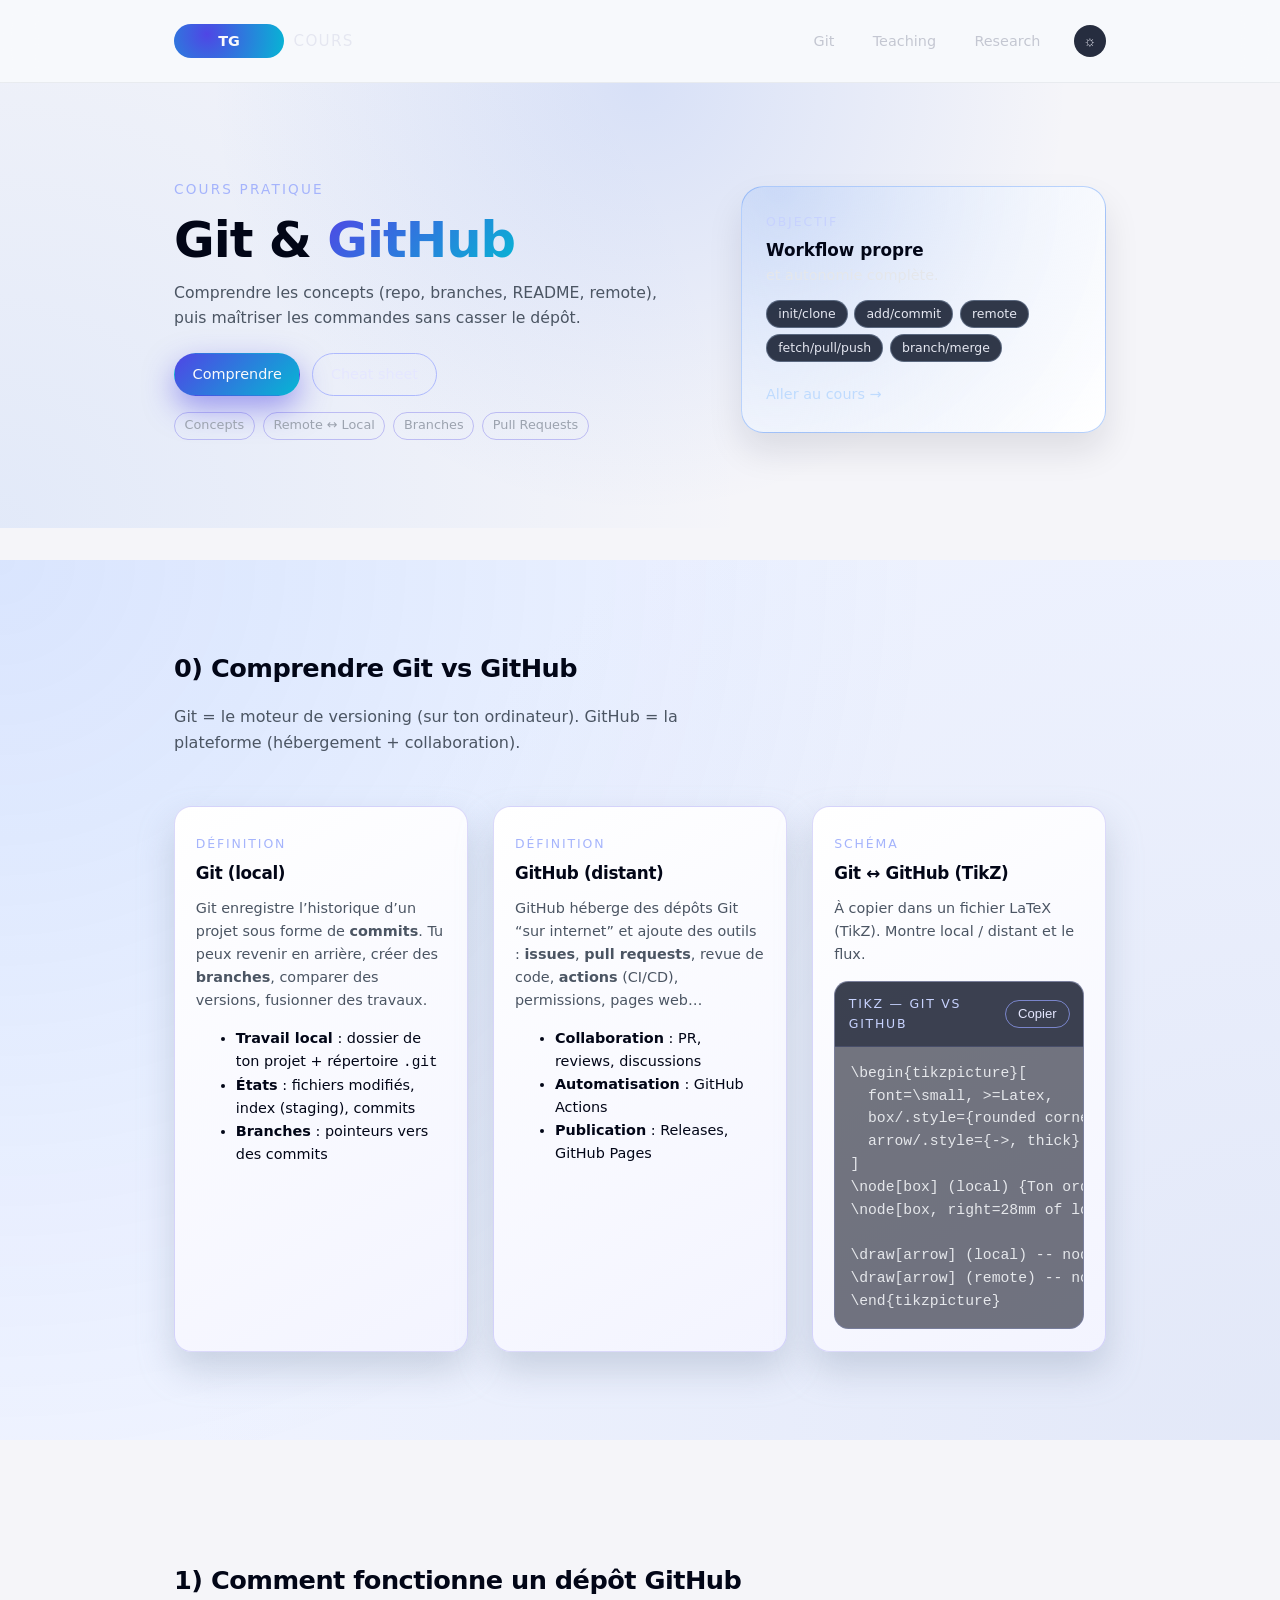
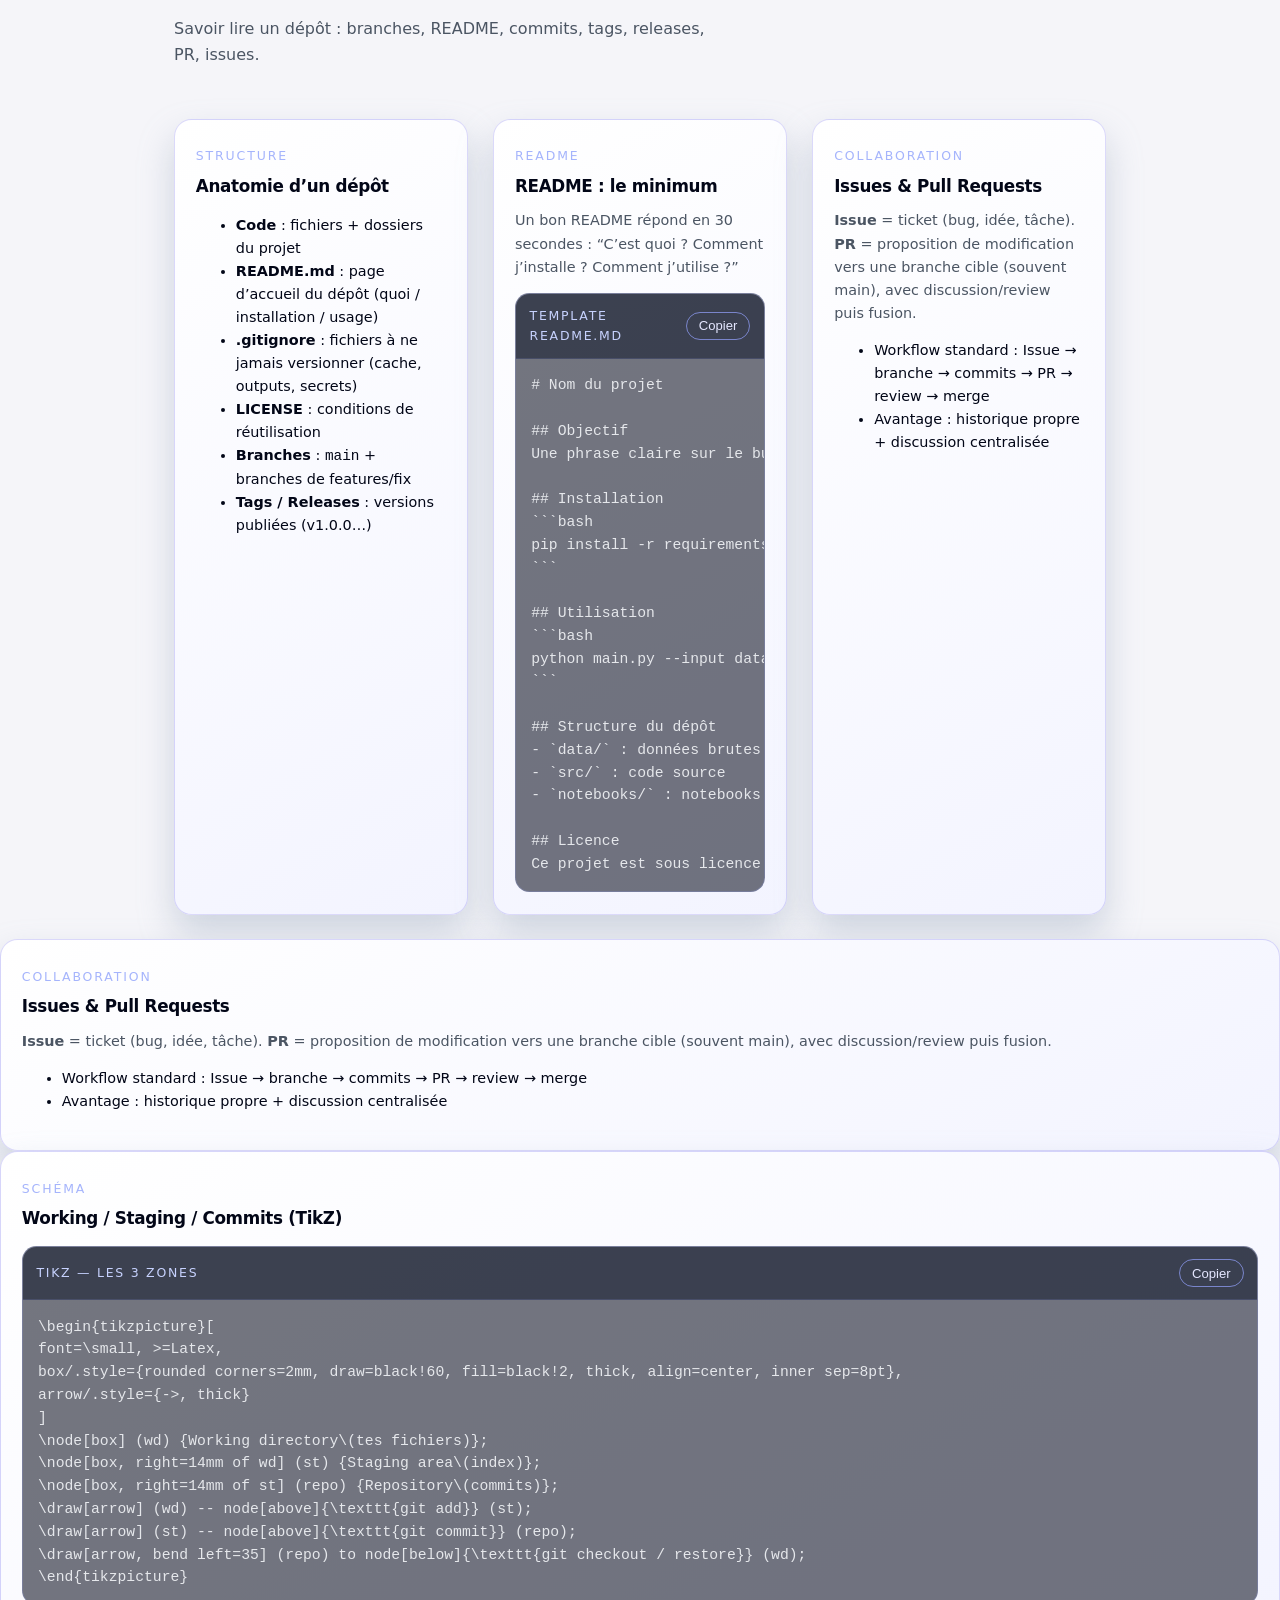
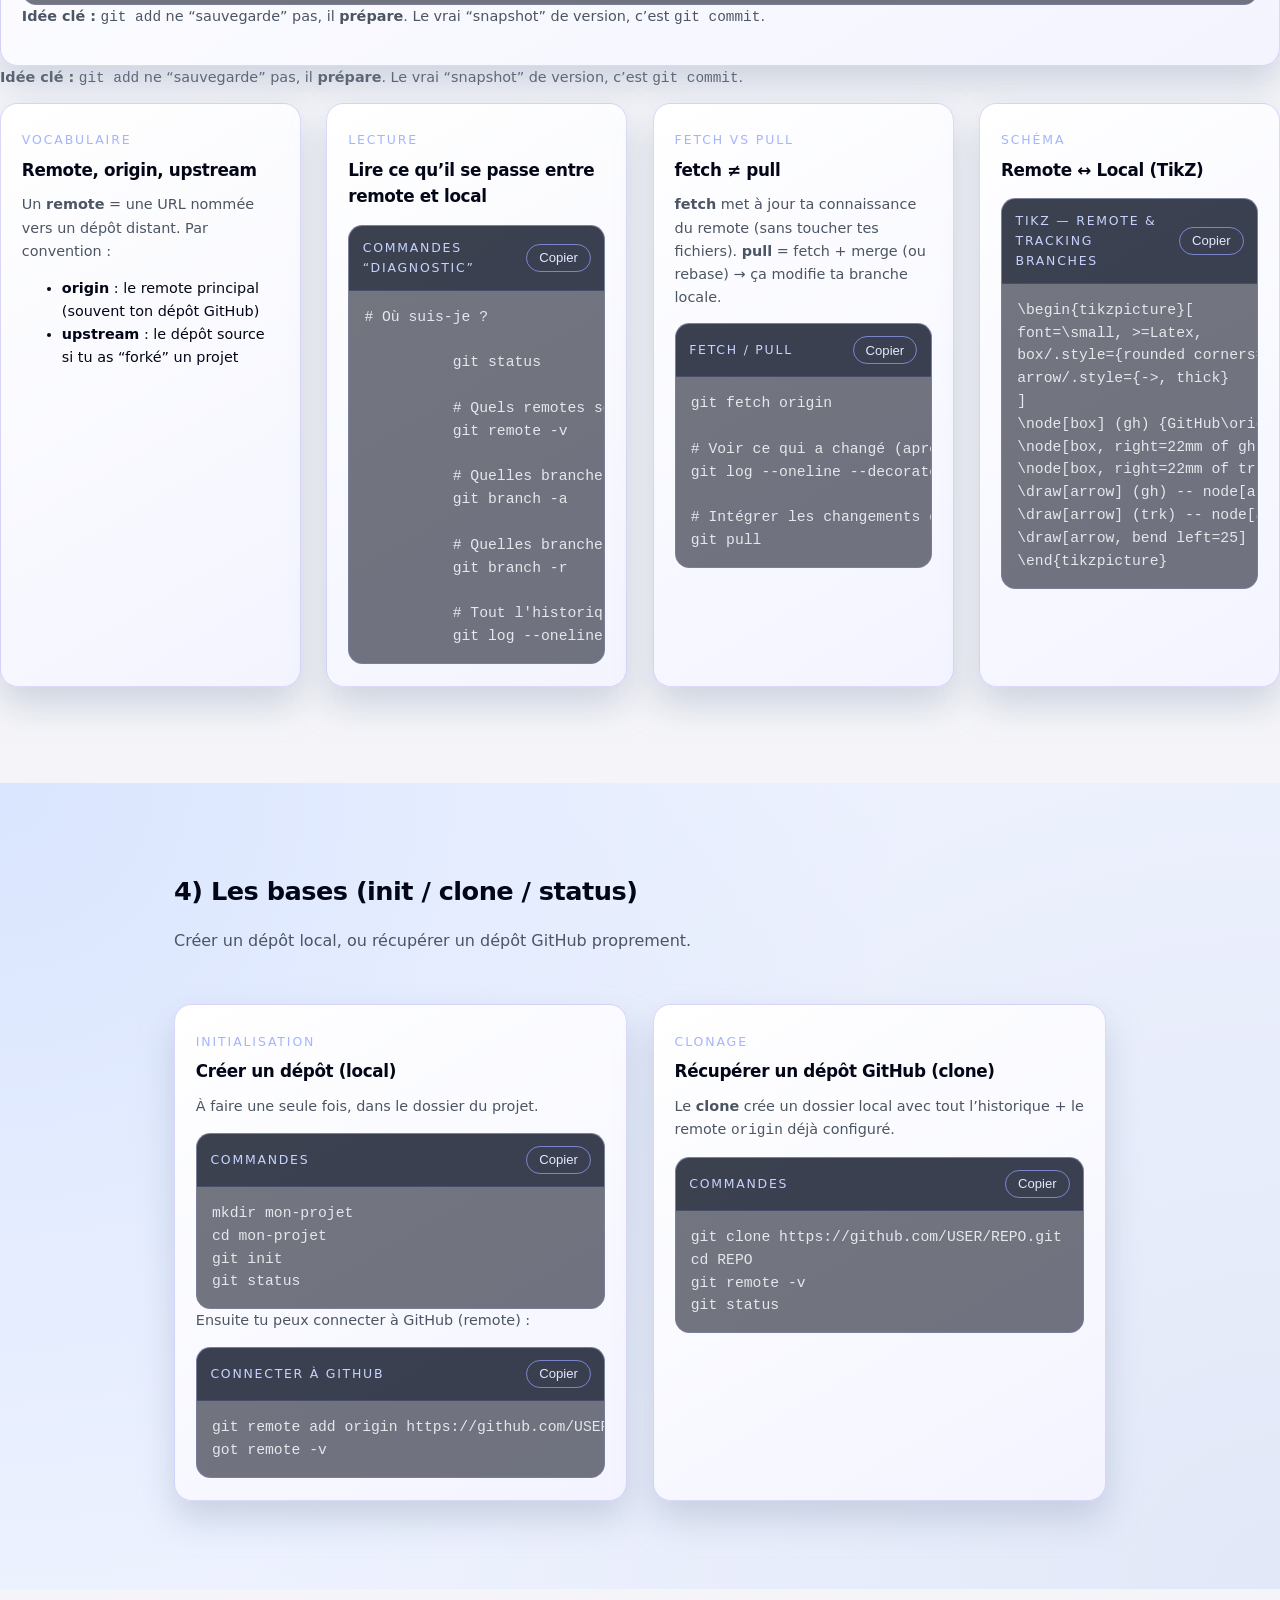
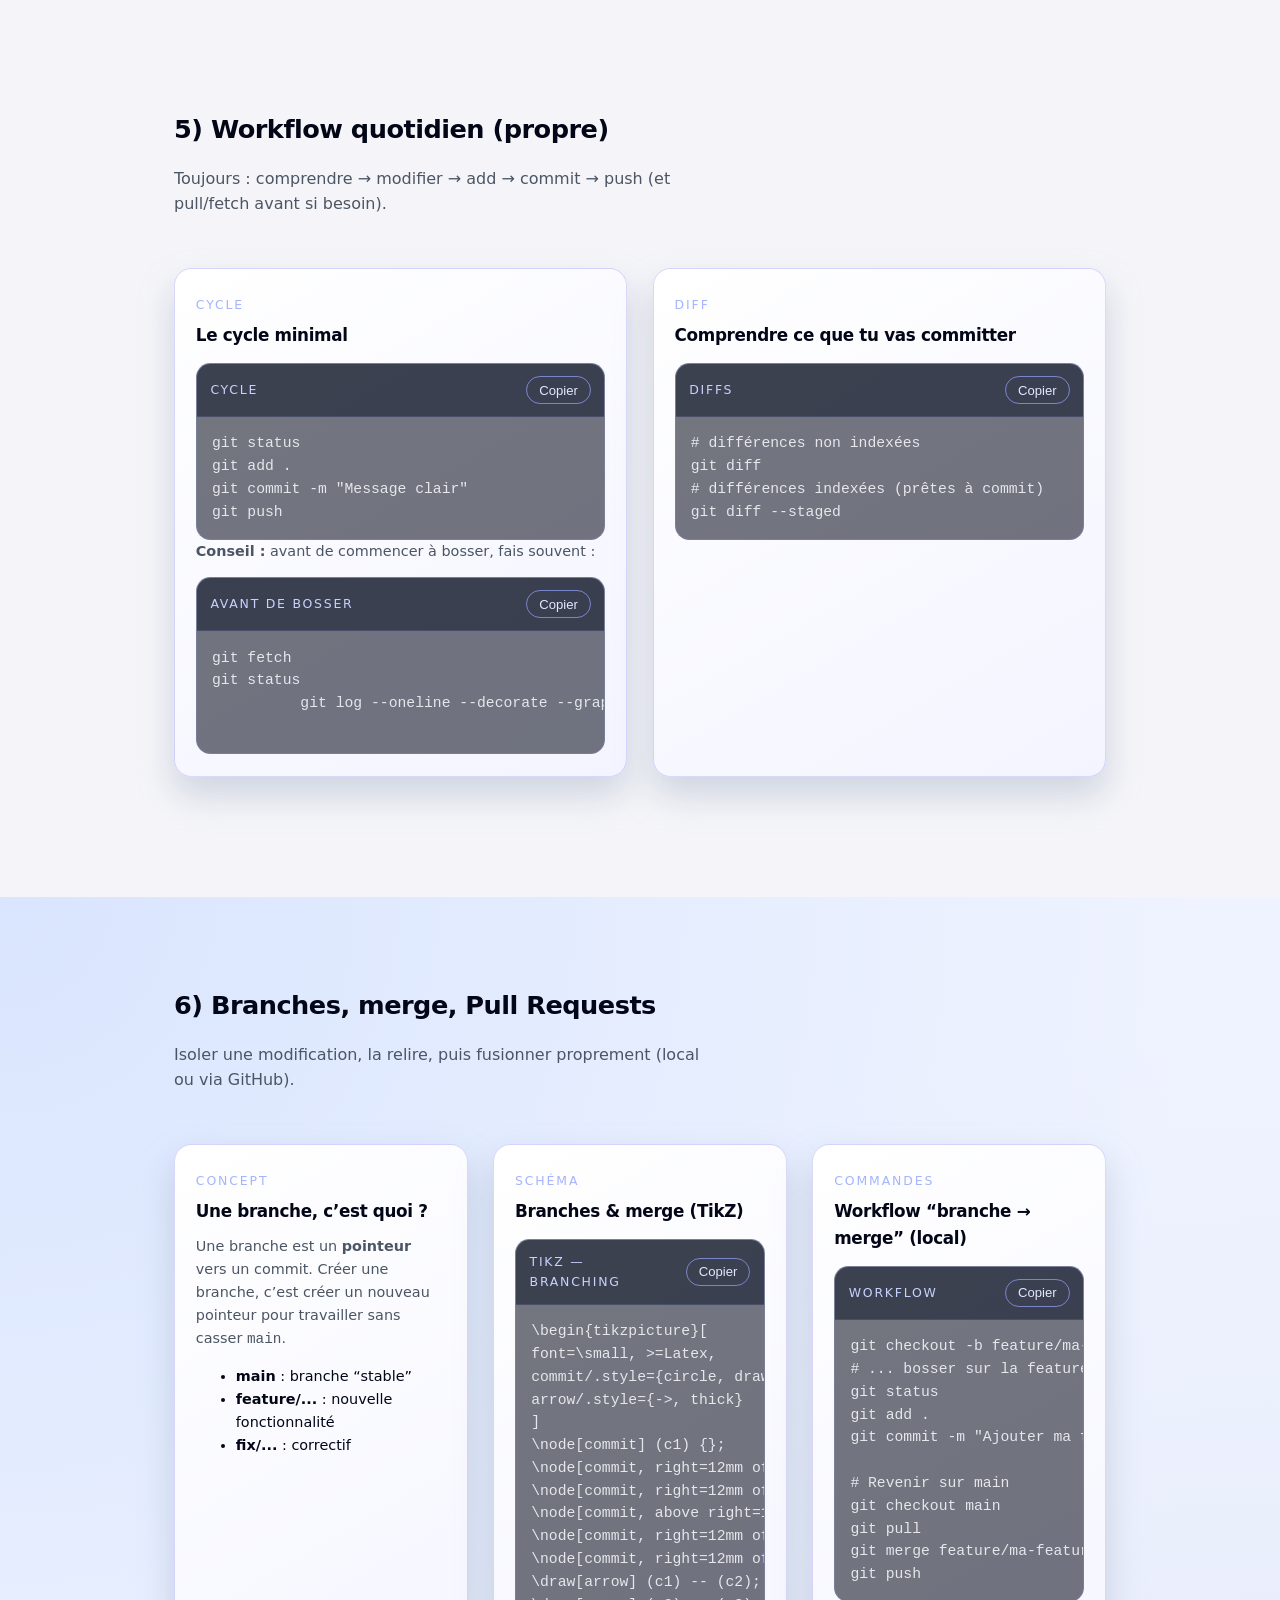
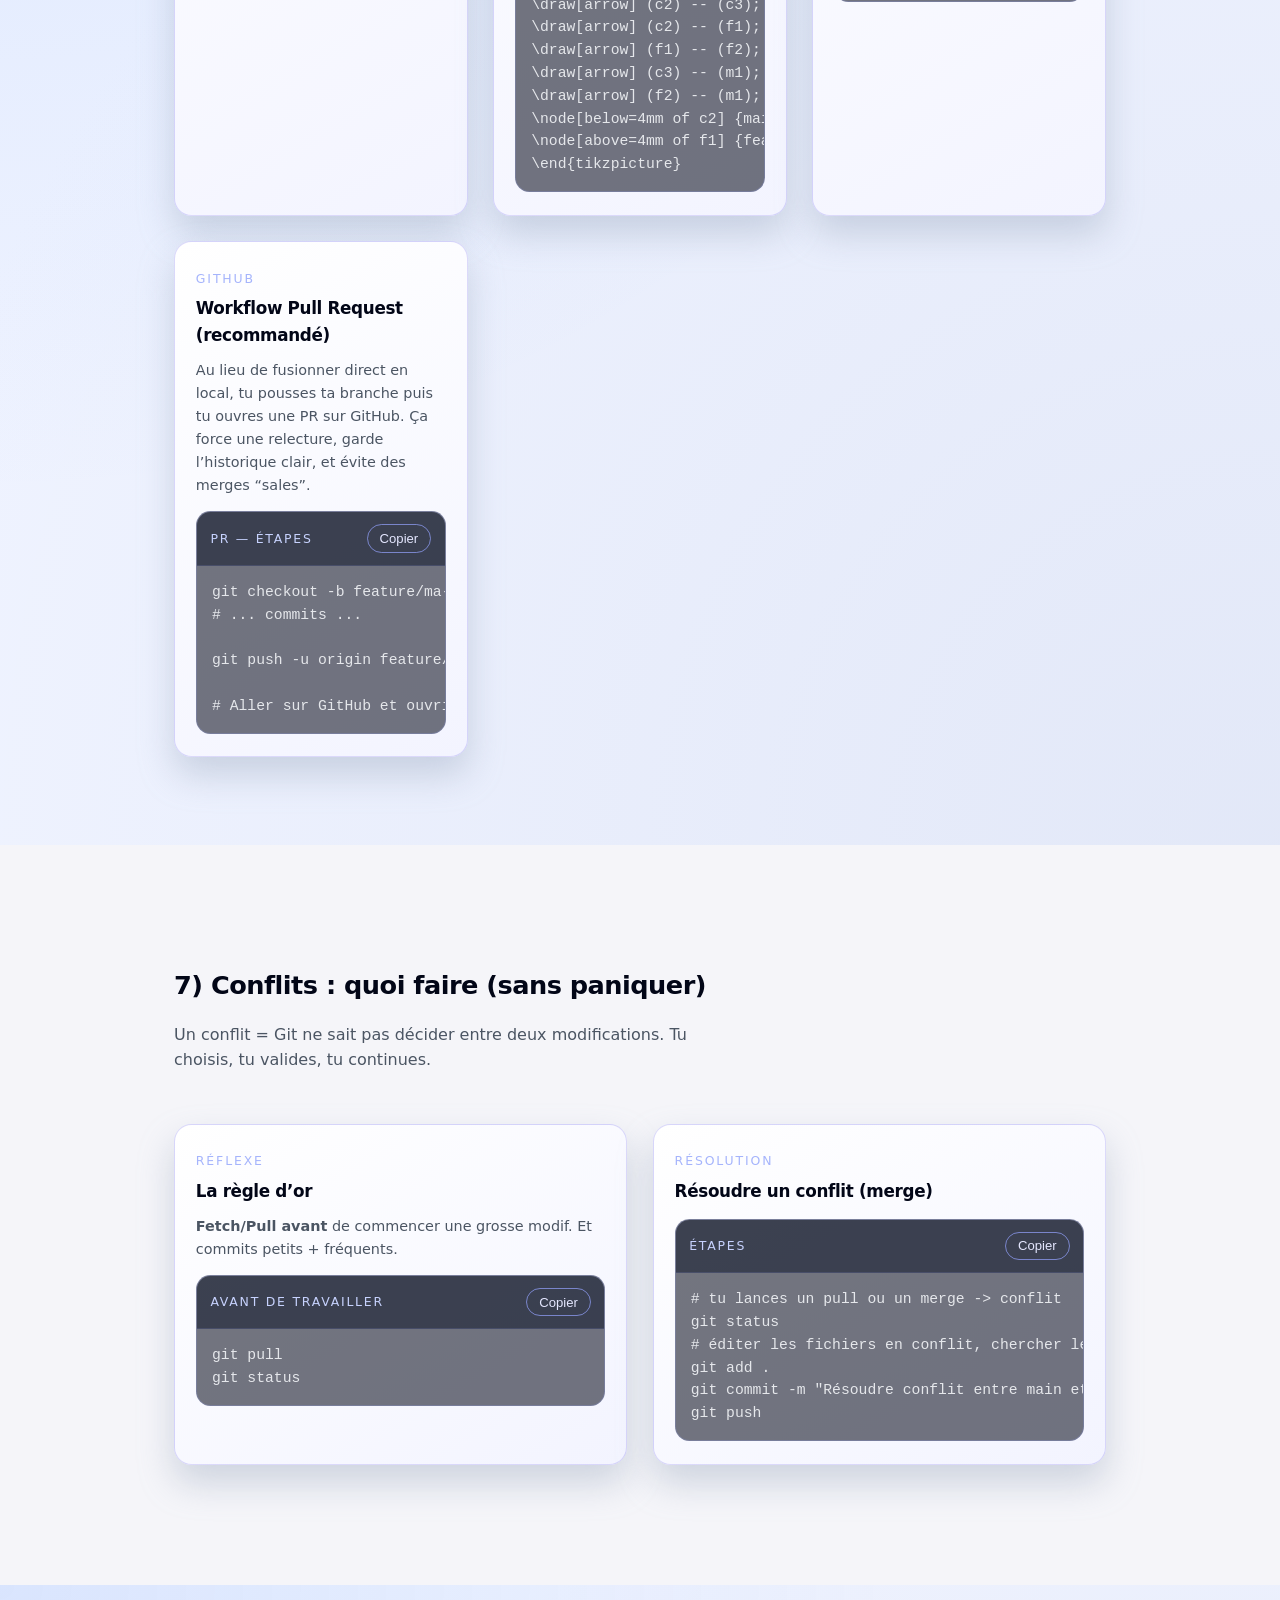
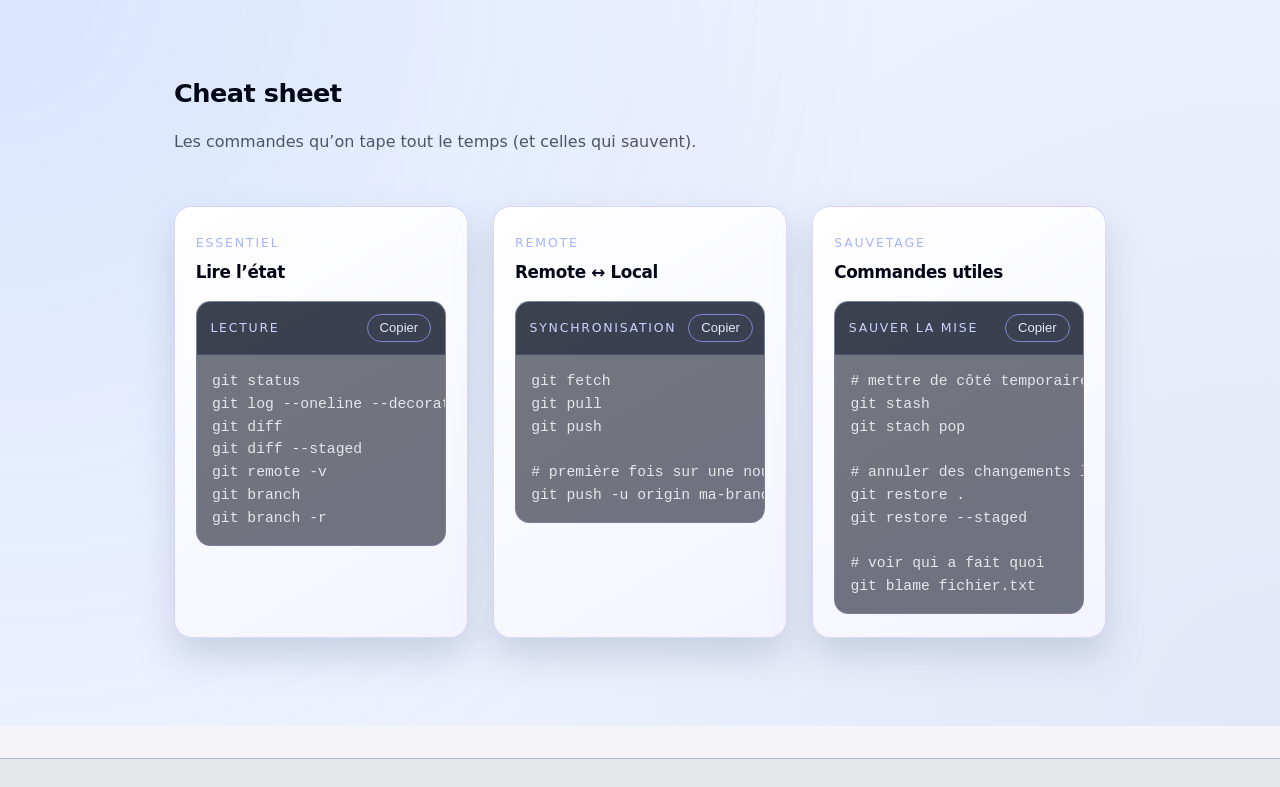
<file: git_class.html>
<!doctype html>
<html lang="fr">
<head>
  <meta charset="utf-8" />
  <meta name="viewport" content="width=device-width, initial-scale=1" />
  <title>Cours — Git & GitHub</title>

  <link rel="stylesheet" href="style.css" />
</head>

<body>
  <!-- HEADER (même structure que ton site) -->
  <header class="site-header">
    <div class="container header-inner">
      <a class="logo" href="index.html">
        <span class="logo-symbol">TG</span>
        <span class="logo-text">Cours</span>
      </a>

      <nav class="site-nav" id="siteNav">
        <a class="nav-link active" href="cours-git.html">Git</a>
        <a class="nav-link" href="index.html#teaching">Teaching</a>
        <a class="nav-link" href="index.html#research">Research</a>
        <button class="theme-toggle" id="themeToggle" type="button" aria-label="Toggle theme">☼</button>
      </nav>

      <button class="nav-toggle" id="navToggle" type="button" aria-label="Open menu">
        <span class="nav-toggle-bar"></span>
        <span class="nav-toggle-bar"></span>
        <span class="nav-toggle-bar"></span>
      </button>
    </div>
  </header>

  <!-- HERO -->
  <section class="hero">
    <div class="container hero-inner">
      <div>
        <div class="hero-overline">Cours pratique</div>
        <h1>Git & <span class="accent">GitHub</span></h1>
        <p class="hero-subtitle">
          Comprendre les concepts (repo, branches, README, remote), puis maîtriser les commandes sans casser le dépôt.
        </p>

        <div class="hero-actions">
          <a class="btn primary" href="#concepts">Comprendre</a>
          <a class="btn ghost" href="#cheatsheet">Cheat sheet</a>
        </div>

        <div class="hero-meta">
          <span>Concepts</span>
          <span>Remote ↔ Local</span>
          <span>Branches</span>
          <span>Pull Requests</span>
        </div>
      </div>

      <div class="hero-card">
        <div class="hero-card-inner">
          <div class="hero-card-title">Objectif</div>
          <div class="hero-card-main">Workflow propre</div>
          <div class="hero-card-sub">et autonomie complète.</div>

          <div class="hero-pill-row">
            <span class="pill">init/clone</span>
            <span class="pill">add/commit</span>
            <span class="pill">remote</span>
            <span class="pill">fetch/pull/push</span>
            <span class="pill">branch/merge</span>
          </div>

          <a class="hero-card-link" href="#concepts">Aller au cours →</a>
        </div>
      </div>
    </div>
  </section>

  <!-- =========================
       0) CONCEPTS (AVANT COMMANDES)
       ========================= -->
  <section id="concepts" class="section section-alt">
    <div class="container section-inner">
      <div class="section-header">
        <h2>0) Comprendre Git vs GitHub</h2>
        <p class="section-subtitle">
          Git = le moteur de versioning (sur ton ordinateur). GitHub = la plateforme (hébergement + collaboration).
        </p>
      </div>

      <div class="cards-grid">
        <article class="card">
          <div class="card-tag">Définition</div>
          <h3 class="card-title">Git (local)</h3>
          <p class="card-text">
            Git enregistre l’historique d’un projet sous forme de <b>commits</b>. Tu peux revenir en arrière,
            créer des <b>branches</b>, comparer des versions, fusionner des travaux.
          </p>
          <ul class="card-text">
            <li><b>Travail local</b> : dossier de ton projet + répertoire <code>.git</code></li>
            <li><b>États</b> : fichiers modifiés, index (staging), commits</li>
            <li><b>Branches</b> : pointeurs vers des commits</li>
          </ul>
        </article>

        <article class="card">
          <div class="card-tag">Définition</div>
          <h3 class="card-title">GitHub (distant)</h3>
          <p class="card-text">
            GitHub héberge des dépôts Git “sur internet” et ajoute des outils :
            <b>issues</b>, <b>pull requests</b>, revue de code, <b>actions</b> (CI/CD), permissions, pages web…
          </p>
          <ul class="card-text">
            <li><b>Collaboration</b> : PR, reviews, discussions</li>
            <li><b>Automatisation</b> : GitHub Actions</li>
            <li><b>Publication</b> : Releases, GitHub Pages</li>
          </ul>
        </article>

        <article class="card">
          <div class="card-tag">Schéma</div>
          <h3 class="card-title">Git ↔ GitHub (TikZ)</h3>
          <p class="card-text">À copier dans un fichier LaTeX (TikZ). Montre local / distant et le flux.</p>

          <div class="codebox">
            <div class="codebox-head">
              <span class="codebox-label">TikZ — Git vs GitHub</span>
              <button class="btn ghost btn-sm copy-btn" type="button" data-copy-target="tikz-git-github">Copier</button>
            </div>
            <pre class="codebox-pre"><code id="tikz-git-github">\begin{tikzpicture}[
  font=\small, >=Latex,
  box/.style={rounded corners=2mm, draw=black!60, fill=black!2, thick, align=center, inner sep=6pt},
  arrow/.style={->, thick}
]
\node[box] (local) {Ton ordinateur\\\textbf{Git (local)}\\repo + .git\\commits, branches};
\node[box, right=28mm of local] (remote) {Internet\\\textbf{GitHub (distant)}\\repo hébergé\\PR, Issues, Actions};

\draw[arrow] (local) -- node[above]{\texttt{git push}} (remote);
\draw[arrow] (remote) -- node[below]{\texttt{git fetch / pull}} (local);
\end{tikzpicture}</code></pre>
          </div>
        </article>
      </div>
    </div>
  </section>

  <!-- =========================
       1) ANATOMIE D'UN DEPOT GITHUB
       ========================= -->
  <section id="repo" class="section">
    <div class="container section-inner">
      <div class="section-header">
        <h2>1) Comment fonctionne un dépôt GitHub</h2>
        <p class="section-subtitle">
          Savoir lire un dépôt : branches, README, commits, tags, releases, PR, issues.
        </p>
      </div>

      <div class="cards-grid">
        <article class="card">
          <div class="card-tag">Structure</div>
          <h3 class="card-title">Anatomie d’un dépôt</h3>
          <ul class="card-text">
            <li><b>Code</b> : fichiers + dossiers du projet</li>
            <li><b>README.md</b> : page d’accueil du dépôt (quoi / installation / usage)</li>
            <li><b>.gitignore</b> : fichiers à ne jamais versionner (cache, outputs, secrets)</li>
            <li><b>LICENSE</b> : conditions de réutilisation</li>
            <li><b>Branches</b> : <code>main</code> + branches de features/fix</li>
            <li><b>Tags / Releases</b> : versions publiées (v1.0.0…)</li>
          </ul>
        </article>

        <article class="card">
          <div class="card-tag">README</div>
          <h3 class="card-title">README : le minimum</h3>
          <p class="card-text">Un bon README répond en 30 secondes : “C’est quoi ? Comment j’installe ? Comment j’utilise ?”</p>

          <div class="codebox">
            <div class="codebox-head">
              <span class="codebox-label">Template README.md</span>
              <button class="btn ghost btn-sm copy-btn" type="button" data-copy-target="readme-template">Copier</button>
            </div>
            <pre class="codebox-pre"><code id="readme-template"># Nom du projet

## Objectif
Une phrase claire sur le but du projet.

## Installation
```bash
pip install -r requirements.txt
```

## Utilisation
```bash
python main.py --input data.txt
```

## Structure du dépôt
- `data/` : données brutes
- `src/` : code source
- `notebooks/` : notebooks Jupyter

## Licence
Ce projet est sous licence MIT.</code></pre>
          </div>
        </article>
    <article class="card">
      <div class="card-tag">Collaboration</div>
      <h3 class="card-title">Issues & Pull Requests</h3>
      <p class="card-text">
        <b>Issue</b> = ticket (bug, idée, tâche). <b>PR</b> = proposition de modification vers une branche cible (souvent main),
        avec discussion/review puis fusion.
      </p>
      <ul class="card-text">
        <li>Workflow standard : Issue → branche → commits → PR → review → merge</li>
        <li>Avantage : historique propre + discussion centralisée</li>
      </ul>
    </article>
  </div>
</div>

    <article class="card">
      <div class="card-tag">Collaboration</div>
      <h3 class="card-title">Issues & Pull Requests</h3>
      <p class="card-text">
        <b>Issue</b> = ticket (bug, idée, tâche). <b>PR</b> = proposition de modification vers une branche cible (souvent main),
        avec discussion/review puis fusion.
      </p>
      <ul class="card-text">
        <li>Workflow standard : Issue → branche → commits → PR → review → merge</li>
        <li>Avantage : historique propre + discussion centralisée</li>
      </ul>
    </article>
  </div>
</div>

  <article class="card">
    <div class="card-tag">Schéma</div>
    <h3 class="card-title">Working / Staging / Commits (TikZ)</h3>

    <div class="codebox">
      <div class="codebox-head">
        <span class="codebox-label">TikZ — Les 3 zones</span>
        <button class="btn ghost btn-sm copy-btn" type="button" data-copy-target="tikz-3zones">Copier</button>
      </div>
      <pre class="codebox-pre"><code id="tikz-3zones">\begin{tikzpicture}[
font=\small, >=Latex,
box/.style={rounded corners=2mm, draw=black!60, fill=black!2, thick, align=center, inner sep=8pt},
arrow/.style={->, thick}
]
\node[box] (wd) {Working directory\(tes fichiers)};
\node[box, right=14mm of wd] (st) {Staging area\(index)};
\node[box, right=14mm of st] (repo) {Repository\(commits)};
\draw[arrow] (wd) -- node[above]{\texttt{git add}} (st);
\draw[arrow] (st) -- node[above]{\texttt{git commit}} (repo);
\draw[arrow, bend left=35] (repo) to node[below]{\texttt{git checkout / restore}} (wd);
\end{tikzpicture}</code></pre>
</div>

    <p class="card-text">
      <b>Idée clé :</b> <code>git add</code> ne “sauvegarde” pas, il <b>prépare</b>.
      Le vrai “snapshot” de version, c’est <code>git commit</code>.
    </p>
  </article>
</div>

    <p class="card-text">
      <b>Idée clé :</b> <code>git add</code> ne “sauvegarde” pas, il <b>prépare</b>.
      Le vrai “snapshot” de version, c’est <code>git commit</code>.
    </p>
  </article>
</div>

  <div class="cards-grid">
    <article class="card">
      <div class="card-tag">Vocabulaire</div>
      <h3 class="card-title">Remote, origin, upstream</h3>
      <p class="card-text">
        Un <b>remote</b> = une URL nommée vers un dépôt distant.
        Par convention :
      </p>
      <ul class="card-text">
        <li><b>origin</b> : le remote principal (souvent ton dépôt GitHub)</li>
        <li><b>upstream</b> : le dépôt source si tu as “forké” un projet</li>
      </ul>
    </article>

    <article class="card">
      <div class="card-tag">Lecture</div>
      <h3 class="card-title">Lire ce qu’il se passe entre remote et local</h3>
      <div class="codebox">
        <div class="codebox-head">
          <span class="codebox-label">Commandes “diagnostic”</span>
          <button class="btn ghost btn-sm copy-btn" type="button" data-copy-target="code-read-remote">Copier</button>
        </div>
        <pre class="codebox-pre"><code id="code-read-remote"># Où suis-je ?

          git status

          # Quels remotes sont configurés ?
          git remote -v

          # Quelles branches existent localement et à distance ?
          git branch -a

          # Quelles branches distantes sont connues localement ?
          git branch -r

          # Tout l'historique des commits (local + remote)
          git log --oneline --all --graph --decorate</code></pre>
      </div>
    </article>

        <article class="card">
      <div class="card-tag">Fetch vs Pull</div>
      <h3 class="card-title">fetch ≠ pull</h3>
      <p class="card-text">
        <b>fetch</b> met à jour ta connaissance du remote (sans toucher tes fichiers).
        <b>pull</b> = fetch + merge (ou rebase) → ça modifie ta branche locale.
      </p>

      <div class="codebox">
        <div class="codebox-head">
          <span class="codebox-label">Fetch / Pull</span>
          <button class="btn ghost btn-sm copy-btn" type="button" data-copy-target="code-fetch-pull">Copier</button>
        </div>
        <pre class="codebox-pre"><code id="code-fetch-pull">git fetch origin

# Voir ce qui a changé (après fetch)
git log --oneline --decorate --grah --all

# Intégrer les changements dans la branche courante
git pull</code></pre>
      </div>
    </article>
    <article class="card">
      <div class="card-tag">Schéma</div>
      <h3 class="card-title">Remote ↔ Local (TikZ)</h3>
      <div class="codebox">
        <div class="codebox-head">
          <span class="codebox-label">TikZ — Remote & tracking branches</span>
          <button class="btn ghost btn-sm copy-btn" type="button" data-copy-target="tikz-remote">Copier</button>
        </div>
        <pre class="codebox-pre"><code id="tikz-remote">\begin{tikzpicture}[
font=\small, >=Latex,
box/.style={rounded corners=2mm, draw=black!60, fill=black!2, thick, align=center, inner sep=7pt},
arrow/.style={->, thick}
]
\node[box] (gh) {GitHub\origin/main};
\node[box, right=22mm of gh] (trk) {Local\origin/main (tracking)};
\node[box, right=22mm of trk] (loc) {Local\main (ta branche)};
\draw[arrow] (gh) -- node[above]{\texttt{git fetch}} (trk);
\draw[arrow] (trk) -- node[above]{\texttt{git merge} / \texttt{git pull}} (loc);
\draw[arrow, bend left=25] (loc) to node[below]{\texttt{git push}} (gh);
\end{tikzpicture}</code></pre>
</div>
</article>
</div>
</div>
</section> <!-- ========================= 4) BASES (init/clone) — comme toi mais enrichi ========================= --> <section id="bases" class="section section-alt"> <div class="container section-inner"> <div class="section-header"> <h2>4) Les bases (init / clone / status)</h2> <p class="section-subtitle">Créer un dépôt local, ou récupérer un dépôt GitHub proprement.</p> </div>

    <div class="cards-grid">
    <article class="card">
      <div class="card-tag">Initialisation</div>
      <h3 class="card-title">Créer un dépôt (local)</h3>
      <p class="card-text">À faire une seule fois, dans le dossier du projet.</p>

      <div class="codebox">
        <div class="codebox-head">
          <span class="codebox-label">Commandes</span>
          <button class="btn ghost btn-sm copy-btn" type="button" data-copy-target="code-init">Copier</button>
        </div>
        <pre class="codebox-pre"><code id="code-init">mkdir mon-projet
cd mon-projet
git init
git status</code></pre>
      </div>
  
      <p class="card-text">
        Ensuite tu peux connecter à GitHub (remote) :
      </p>

      <div class="codebox">
        <div class="codebox-head">
          <span class="codebox-label">Connecter à GitHub</span>
          <button class="btn ghost btn-sm copy-btn" type="button" data-copy-target="code-connect-remote">Copier</button>
        </div>
        <pre class="codebox-pre"><code id="code-connect-remote">git remote add origin https://github.com/USER/REPO.git
got remote -v </code></pre>

</div>
</article>

    <article class="card">
      <div class="card-tag">Clonage</div>
      <h3 class="card-title">Récupérer un dépôt GitHub (clone)</h3>
      <p class="card-text">
        Le <b>clone</b> crée un dossier local avec tout l’historique + le remote <code>origin</code> déjà configuré.
      </p>

      <div class="codebox">
        <div class="codebox-head">
          <span class="codebox-label">Commandes</span>
          <button class="btn ghost btn-sm copy-btn" type="button" data-copy-target="code-clone">Copier</button>
        </div>
        <pre class="codebox-pre"><code id="code-clone">git clone https://github.com/USER/REPO.git
cd REPO
git remote -v
git status</code></pre>
</div>
</article>
</div>
</div>
</section> <!-- ========================= 5) WORKFLOW QUOTIDIEN ========================= --> <section id="workflow" class="section"> <div class="container section-inner"> <div class="section-header"> <h2>5) Workflow quotidien (propre)</h2> <p class="section-subtitle">Toujours : comprendre → modifier → add → commit → push (et pull/fetch avant si besoin).</p> </div>

    <div class="cards-grid">
    <article class="card">
      <div class="card-tag">Cycle</div>
      <h3 class="card-title">Le cycle minimal</h3>
      <div class="codebox">
        <div class="codebox-head">
          <span class="codebox-label">Cycle</span>
          <button class="btn ghost btn-sm copy-btn" type="button" data-copy-target="code-cycle">Copier</button>
        </div>
        <pre class="codebox-pre"><code id="code-cycle">git status
git add .
git commit -m "Message clair"
git push</code></pre>
</div>
      <p class="card-text">
        <b>Conseil :</b> avant de commencer à bosser, fais souvent :
      </p>
      <div class="codebox">
        <div class="codebox-head">
          <span class="codebox-label">Avant de bosser</span>
          <button class="btn ghost btn-sm copy-btn" type="button" data-copy-target="code-before-work">Copier</button>
        </div>
        <pre class="codebox-pre"><code id="code-before-work">git fetch
git status
          git log --oneline --decorate --graph --all
          </code></pre>
</div>
    </article>

        <article class="card">
      <div class="card-tag">Diff</div>
      <h3 class="card-title">Comprendre ce que tu vas committer</h3>
      <div class="codebox">
        <div class="codebox-head">
          <span class="codebox-label">Diffs</span>
          <button class="btn ghost btn-sm copy-btn" type="button" data-copy-target="code-diff">Copier</button>
        </div>
        <pre class="codebox-pre"><code id="code-diff"># différences non indexées
git diff
# différences indexées (prêtes à commit)
git diff --staged</code></pre>
</div>
</article>
</div>
</div>
</section> <!-- ========================= 6) BRANCHES & MERGE (+ TIKZ) ========================= --> <section id="branches" class="section section-alt"> <div class="container section-inner"> <div class="section-header"> <h2>6) Branches, merge, Pull Requests</h2> <p class="section-subtitle">Isoler une modification, la relire, puis fusionner proprement (local ou via GitHub).</p> </div>
  <div class="cards-grid">
    <article class="card">
      <div class="card-tag">Concept</div>
      <h3 class="card-title">Une branche, c’est quoi ?</h3>
      <p class="card-text">
        Une branche est un <b>pointeur</b> vers un commit. Créer une branche, c’est créer un nouveau pointeur
        pour travailler sans casser <code>main</code>.
      </p>
      <ul class="card-text">
        <li><b>main</b> : branche “stable”</li>
        <li><b>feature/...</b> : nouvelle fonctionnalité</li>
        <li><b>fix/...</b> : correctif</li>
      </ul>
    </article>

    <article class="card">
      <div class="card-tag">Schéma</div>
      <h3 class="card-title">Branches & merge (TikZ)</h3>
      <div class="codebox">
        <div class="codebox-head">
          <span class="codebox-label">TikZ — Branching</span>
          <button class="btn ghost btn-sm copy-btn" type="button" data-copy-target="tikz-branching">Copier</button>
        </div>
        <pre class="codebox-pre"><code id="tikz-branching">\begin{tikzpicture}[
font=\small, >=Latex,
commit/.style={circle, draw=black!60, fill=black!2, thick, minimum size=6mm},
arrow/.style={->, thick}
]
\node[commit] (c1) {};
\node[commit, right=12mm of c1] (c2) {};
\node[commit, right=12mm of c2] (c3) {};
\node[commit, above right=10mm and 10mm of c2] (f1) {};
\node[commit, right=12mm of f1] (f2) {};
\node[commit, right=12mm of c3] (m1) {};
\draw[arrow] (c1) -- (c2);
\draw[arrow] (c2) -- (c3);
\draw[arrow] (c2) -- (f1);
\draw[arrow] (f1) -- (f2);
\draw[arrow] (c3) -- (m1);
\draw[arrow] (f2) -- (m1);
\node[below=4mm of c2] {main};
\node[above=4mm of f1] {feature};
\end{tikzpicture}</code></pre>
</div>
</article>
    <article class="card">
      <div class="card-tag">Commandes</div>
      <h3 class="card-title">Workflow “branche → merge” (local)</h3>

      <div class="codebox">
        <div class="codebox-head">
          <span class="codebox-label">Workflow</span>
          <button class="btn ghost btn-sm copy-btn" type="button" data-copy-target="code-branch">Copier</button>
        </div>
        <pre class="codebox-pre"><code id="code-branch">git checkout -b feature/ma-feature
# ... bosser sur la feature ...
git status
git add .
git commit -m "Ajouter ma feature"

# Revenir sur main
git checkout main
git pull
git merge feature/ma-feature
git push</code></pre>
</div>
    </article>

    <article class="card">
      <div class="card-tag">GitHub</div>
      <h3 class="card-title">Workflow Pull Request (recommandé)</h3>
      <p class="card-text">
        Au lieu de fusionner direct en local, tu pousses ta branche puis tu ouvres une PR sur GitHub.
        Ça force une relecture, garde l’historique clair, et évite des merges “sales”.
      </p>

      <div class="codebox">
        <div class="codebox-head">
          <span class="codebox-label">PR — étapes</span>
          <button class="btn ghost btn-sm copy-btn" type="button" data-copy-target="code-pr">Copier</button>
        </div>
        <pre class="codebox-pre"><code id="code-pr">git checkout -b feature/ma-feature
# ... commits ...

git push -u origin feature/ma-feature

# Aller sur GitHub et ouvrir une Pull Request
</code></pre>
      </div>
    </article>
  </div>
</div>
</section> <!-- ========================= 7) CONFLITS (essentiel) ========================= --> <section id="conflicts" class="section"> <div class="container section-inner"> <div class="section-header"> <h2>7) Conflits : quoi faire (sans paniquer)</h2> <p class="section-subtitle">Un conflit = Git ne sait pas décider entre deux modifications. Tu choisis, tu valides, tu continues.</p> </div>

    <div class="cards-grid">
    <article class="card">
      <div class="card-tag">Réflexe</div>
      <h3 class="card-title">La règle d’or</h3>
      <p class="card-text">
        <b>Fetch/Pull avant</b> de commencer une grosse modif. Et commits petits + fréquents.
      </p>
      <div class="codebox">
        <div class="codebox-head">
          <span class="codebox-label">Avant de travailler</span>
          <button class="btn ghost btn-sm copy-btn" type="button" data-copy-target="code-before-conflict">Copier</button>
        </div>
        <pre class="codebox-pre"><code id="code-before-conflict">git pull
git status </code></pre>
</div>
    </article>
  
        <article class="card">
      <div class="card-tag">Résolution</div>
      <h3 class="card-title">Résoudre un conflit (merge)</h3>
      <div class="codebox">
        <div class="codebox-head">
          <span class="codebox-label">Étapes</span>
          <button class="btn ghost btn-sm copy-btn" type="button" data-copy-target="code-conflict">Copier</button>
        </div>
        <pre class="codebox-pre"><code id="code-conflict"># tu lances un pull ou un merge -> conflit
git status
# éditer les fichiers en conflit, chercher les marqueurs puis : 
git add . 
git commit -m "Résoudre conflit entre main et feature/ma-feature"
git push</code></pre>
</div>
</article>
</div>
</div>
</section> <!-- ========================= 8) CHEAT SHEET ========================= --> <section id="cheatsheet" class="section section-alt"> <div class="container section-inner"> <div class="section-header"> <h2>Cheat sheet</h2> <p class="section-subtitle">Les commandes qu’on tape tout le temps (et celles qui sauvent).</p> </div>

    <div class="cards-grid">
    <article class="card">
      <div class="card-tag">Essentiel</div>
      <h3 class="card-title">Lire l’état</h3>
      <div class="codebox">
        <div class="codebox-head">
          <span class="codebox-label">Lecture</span>
          <button class="btn ghost btn-sm copy-btn" type="button" data-copy-target="code-cheat-read">Copier</button>
        </div>
        <pre class="codebox-pre"><code id="code-cheat-read">git status
git log --oneline --decorate --graph --all
git diff 
git diff --staged
git remote -v
git branch 
git branch -r</code></pre>
      </div>
    </article>

        <article class="card">
      <div class="card-tag">Remote</div>
      <h3 class="card-title">Remote ↔ Local</h3>
      <div class="codebox">
        <div class="codebox-head">
          <span class="codebox-label">Synchronisation</span>
          <button class="btn ghost btn-sm copy-btn" type="button" data-copy-target="code-cheat-sync">Copier</button>
        </div>
        <pre class="codebox-pre"><code id="code-cheat-sync">git fetch
git pull
git push

# première fois sur une nouvelle branche
git push -u origin ma-branche</code></pre>
      </div>
    </article>

        <article class="card">
      <div class="card-tag">Sauvetage</div>
      <h3 class="card-title">Commandes utiles</h3>
      <div class="codebox">
        <div class="codebox-head">
          <span class="codebox-label">Sauver la mise</span>
          <button class="btn ghost btn-sm copy-btn" type="button" data-copy-target="code-cheat-rescue">Copier</button>
        </div>
        <pre class="codebox-pre"><code id="code-cheat-rescue"># mettre de côté temporairement
git stash
git stach pop

# annuler des changements locaux (non commités)
git restore .
git restore --staged

# voir qui a fait quoi
git blame fichier.txt</code></pre>

</div>
</article>
</div>
</div>
</section> <footer class="site-footer"> <div class="container footer-inner"> <span>© Ton site — Cours Git</span> <div class="footer-links"> <a href="index.html">Accueil</a> <a href="#concepts">Haut</a> </div> </div> </footer> <!-- Toast --> <div id="toast" class="toast" role="status" aria-live="polite" aria-atomic="true"></div> <script src="script.js"></script> </body> </html>
</file>
<file: style.css>
/* =============== RESET & BASE =============== */

*,
*::before,
*::after {
  box-sizing: border-box;
}

html {
  scroll-behavior: smooth;
}

body {
  margin: 0;
  font-family: "Inter", system-ui, -apple-system, BlinkMacSystemFont, "Segoe UI", sans-serif;
  background: #050811;
  color: #f5f5f7;
  line-height: 1.6;
}

/* Container */

.container {
  width: min(1120px, 100% - 2.5rem);
  margin-inline: auto;
}

/* Typography */

h1, h2, h3, h4 {
  margin: 0 0 0.6em;
  font-weight: 600;
  letter-spacing: -0.02em;
}

p {
  margin: 0 0 0.9em;
  color: #c4c7d2;
}

a {
  color: inherit;
  text-decoration: none;
}

section {
  scroll-margin-top: 80px;
}

/* =============== HEADER =============== */

.site-header {
  position: sticky;
  top: 0;
  z-index: 100;
  backdrop-filter: blur(16px);
  background: rgba(5, 8, 17, 0.82);
  border-bottom: 1px solid rgba(255, 255, 255, 0.04);
}

.header-inner {
  display: flex;
  align-items: center;
  justify-content: space-between;
  padding-block: 0.9rem;
}

/* Logo */

.logo {
  display: inline-flex;
  align-items: center;
  gap: 0.6rem;
}

.logo-symbol {
  width: 110px;
  height: 34px;
  border-radius: 999px;
  background: radial-gradient(circle at 30% 30%, #4f46e5, #06b6d4);
  display: inline-flex;
  align-items: center;
  justify-content: center;
  font-weight: 700;
  font-size: 0.9rem;
}

.logo-text {
  font-weight: 500;
  font-size: 0.95rem;
  letter-spacing: 0.08em;
  text-transform: uppercase;
  color: #e5e7f1;
}

/* Navigation */

.site-nav {
  display: flex;
  align-items: center;
  gap: 1rem;
}

.nav-link {
  font-size: 0.9rem;
  padding: 0.35rem 0.7rem;
  border-radius: 999px;
  color: #c4c7d2;
  transition: background 0.2s ease, color 0.2s ease, transform 0.15s ease;
}

.nav-link:hover {
  background: rgba(148, 163, 255, 0.18);
  color: #e5e7ff;
  transform: translateY(-1px);
}

.nav-link.active {
  background: linear-gradient(135deg, #4f46e5, #06b6d4);
  color: #fff;
  box-shadow: 0 10px 25px rgba(79, 70, 229, 0.35);
}

/* Theme toggle */

.theme-toggle {
  border: none;
  outline: none;
  cursor: pointer;
  width: 32px;
  height: 32px;
  border-radius: 999px;
  background: rgba(15, 23, 42, 0.9);
  display: inline-flex;
  align-items: center;
  justify-content: center;
  font-size: 0.9rem;
  color: #e5e7f1;
  margin-left: 0.4rem;
  transition: background 0.2s ease, transform 0.15s ease;
}

.theme-toggle:hover {
  background: rgba(30, 64, 175, 0.9);
  transform: translateY(-1px);
}

/* Mobile nav toggle */

.nav-toggle {
  display: none;
  background: none;
  border: none;
  cursor: pointer;
  padding: 0.25rem;
}

.nav-toggle-bar {
  display: block;
  width: 22px;
  height: 2px;
  border-radius: 999px;
  background: #e5e7f1;
  margin: 4px 0;
}

/* =============== HERO =============== */

.hero {
  padding-block: 4.5rem 4rem;
  background: radial-gradient(circle at top, rgba(56, 189, 248, 0.1), transparent 55%),
              radial-gradient(circle at 10% 80%, rgba(129, 140, 248, 0.12), transparent 55%);
}

.hero-inner {
  display: grid;
  grid-template-columns: minmax(0, 2.1fr) minmax(0, 1.5fr);
  gap: 3.5rem;
  align-items: center;
}

.hero-overline {
  font-size: 0.85rem;
  text-transform: uppercase;
  letter-spacing: 0.16em;
  color: #a5b4fc;
  margin-bottom: 0.6rem;
}

.hero h1 {
  font-size: clamp(2.1rem, 2.4vw + 1.4rem, 3.1rem);
  line-height: 1.18;
  margin-bottom: 0.7rem;
}

.accent {
  background-image: linear-gradient(135deg, #4f46e5, #06b6d4);
  -webkit-background-clip: text;
  color: transparent;
}

.hero-subtitle {
  max-width: 34rem;
  font-size: 0.98rem;
}

.hero-actions {
  display: flex;
  flex-wrap: wrap;
  gap: 0.75rem;
  margin-top: 1.4rem;
  margin-bottom: 1rem;
}

.hero-meta {
  display: flex;
  flex-wrap: wrap;
  gap: 0.5rem;
  font-size: 0.8rem;
  color: #9ca3af;
}

.hero-meta span {
  padding: 0.18rem 0.6rem;
  border-radius: 999px;
  border: 1px solid rgba(148, 163, 255, 0.4);
}

/* Hero card */

.hero-card {
  position: relative;
}

.hero-card-inner {
  border-radius: 1.4rem;
  background: radial-gradient(circle at 10% 0, rgba(59, 130, 246, 0.32), rgba(15, 23, 42, 0.98));
  border: 1px solid rgba(148, 163, 255, 0.35);
  padding: 1.6rem 1.5rem;
  box-shadow:
    0 18px 40px rgba(15, 23, 42, 0.75),
    0 0 40px rgba(59, 130, 246, 0.16);
}

.hero-card-title {
  text-transform: uppercase;
  font-size: 0.78rem;
  letter-spacing: 0.15em;
  color: #c7d2fe;
}

.hero-card-main {
  font-size: 1.05rem;
  font-weight: 600;
  margin-top: 0.3rem;
}

.hero-card-sub {
  font-size: 0.9rem;
  color: #e5e7eb;
}

.hero-pill-row {
  display: flex;
  flex-wrap: wrap;
  gap: 0.4rem;
  margin-block: 0.8rem 1.2rem;
}

.pill {
  display: inline-flex;
  align-items: center;
  justify-content: center;
  padding: 0.18rem 0.7rem;
  border-radius: 999px;
  background: rgba(15, 23, 42, 0.85);
  border: 1px solid rgba(191, 219, 254, 0.3);
  font-size: 0.78rem;
  color: #e5e7f1;
}

/* Hero stats */

.hero-stats {
  display: flex;
  gap: 1.4rem;
  margin-bottom: 1.1rem;
}

.stat-value {
  display: block;
  font-size: 1.4rem;
  font-weight: 600;
}

.stat-label {
  font-size: 0.8rem;
  color: #c4c7d2;
}

.hero-card-link {
  font-size: 0.9rem;
  color: #bfdbfe;
}

/* Buttons */

.btn {
  display: inline-flex;
  align-items: center;
  justify-content: center;
  padding: 0.55rem 1.1rem;
  border-radius: 999px;
  font-size: 0.9rem;
  font-weight: 500;
  border: 1px solid transparent;
  cursor: pointer;
  transition: background 0.2s ease, color 0.2s ease, transform 0.15s ease, box-shadow 0.2s ease, border-color 0.2s ease;
}

.btn.primary {
  background: linear-gradient(135deg, #4f46e5, #06b6d4);
  color: #f9fafb;
  box-shadow: 0 12px 30px rgba(79, 70, 229, 0.5);
}

.btn.primary:hover {
  transform: translateY(-1px);
  box-shadow: 0 18px 38px rgba(79, 70, 229, 0.55);
}

.btn.ghost {
  background: transparent;
  border-color: rgba(148, 163, 255, 0.7);
  color: #e5e7ff;
}

.btn.ghost:hover {
  background: rgba(30, 64, 175, 0.4);
  transform: translateY(-1px);
}

.btn.full-width {
  width: 100%;
}

/* =============== SECTIONS =============== */

.section {
  padding-block: 4rem;
}

.section-alt {
  background: radial-gradient(circle at 0 0, rgba(30, 64, 175, 0.24), transparent 60%),
              radial-gradient(circle at 100% 100%, rgba(8, 47, 73, 0.36), #020617 70%);
}

.section-inner {
  display: flex;
  flex-direction: column;
  gap: 2.3rem;
}

.section-header h2 {
  font-size: 1.6rem;
}

.section-subtitle {
  max-width: 34rem;
}

/* Two columns */

.two-columns {
  display: grid;
  grid-template-columns: minmax(0, 1.15fr) minmax(0, 1.6fr);
  gap: 3rem;
}

/* Info grid */

.info-grid {
  display: grid;
  grid-template-columns: repeat(auto-fit, minmax(210px, 1fr));
  gap: 0.9rem 1.4rem;
  margin-top: 1.1rem;
}

.info-label {
  display: block;
  font-size: 0.78rem;
  text-transform: uppercase;
  letter-spacing: 0.16em;
  color: #9ca3af;
  margin-bottom: 0.2rem;
}

.info-value {
  font-size: 0.92rem;
}

/* Cards grid (research) */

.cards-grid {
  display: grid;
  grid-template-columns: repeat(auto-fit, minmax(260px, 1fr));
  gap: 1.6rem;
}

.card {
  position: relative;
  border-radius: 1.1rem;
  padding: 1.4rem 1.3rem 1.4rem;
  background: linear-gradient(155deg, rgba(15, 23, 42, 0.98), rgba(15, 23, 42, 0.9));
  border: 1px solid rgba(148, 163, 255, 0.25);
  box-shadow: 0 16px 36px rgba(15, 23, 42, 0.85);
}

.card-tag {
  display: inline-block;
  font-size: 0.78rem;
  text-transform: uppercase;
  letter-spacing: 0.15em;
  color: #a5b4fc;
  margin-bottom: 0.4rem;
}

.card-title {
  font-size: 1.05rem;
}

.card-text {
  font-size: 0.9rem;
}

.card-meta-list {
  list-style: none;
  padding: 0;
  margin: 0.9rem 0 1rem;
  font-size: 0.85rem;
  color: #e5e7f1;
}

.card-meta-list li::before {
  content: "▹";
  color: #60a5fa;
  margin-right: 0.35rem;
}

.card-links {
  display: flex;
  flex-wrap: wrap;
  gap: 0.7rem;
  font-size: 0.85rem;
}

.card-link {
  padding: 0.25rem 0.75rem;
  border-radius: 999px;
  border: 1px solid rgba(148, 163, 255, 0.6);
}

.card-link.disabled {
  opacity: 0.6;
  cursor: default;
}

/* Teaching grid */

.teaching-grid {
  display: grid;
  grid-template-columns: repeat(auto-fit, minmax(260px, 1fr));
  gap: 1.6rem;
}

.teaching-item {
  border-radius: 1rem;
  padding: 1.3rem 1.4rem;
  background: rgba(15, 23, 42, 0.95);
  border: 1px solid rgba(75, 85, 99, 0.8);
}

.pill-list {
  list-style: none;
  padding: 0;
  margin: 0.5rem 0 0;
  display: flex;
  flex-wrap: wrap;
  gap: 0.4rem;
}

/* Contact */

.contact-layout {
  display: grid;
  grid-template-columns: minmax(0, 1.1fr) minmax(0, 1.3fr);
  gap: 2rem;
  align-items: flex-start;
}

.contact-card {
  border-radius: 1rem;
  padding: 1.5rem 1.4rem;
  border: 1px solid rgba(148, 163, 255, 0.4);
  background: rgba(15, 23, 42, 0.95);
  box-shadow: 0 14px 32px rgba(15, 23, 42, 0.9);
}

.contact-list {
  list-style: none;
  padding: 0;
  margin: 1rem 0 0;
}

.contact-list li {
  margin-bottom: 0.7rem;
}

.contact-label {
  display: block;
  font-size: 0.78rem;
  text-transform: uppercase;
  letter-spacing: 0.15em;
  color: #9ca3af;
}

.contact-value {
  font-size: 0.92rem;
}

/* Contact form */

.contact-form {
  border-radius: 1rem;
  padding: 1.5rem 1.4rem;
  background: rgba(15, 23, 42, 0.94);
  border: 1px solid rgba(55, 65, 81, 0.9);
}

.form-row {
  display: grid;
  grid-template-columns: repeat(2, minmax(0, 1fr));
  gap: 1rem;
  margin-bottom: 1rem;
}

.form-field {
  display: flex;
  flex-direction: column;
  gap: 0.25rem;
  margin-bottom: 0.9rem;
}

label {
  font-size: 0.8rem;
  color: #e5e7eb;
}

input,
textarea {
  border-radius: 0.65rem;
  border: 1px solid rgba(75, 85, 99, 0.9);
  background: rgba(15, 23, 42, 0.95);
  padding: 0.55rem 0.75rem;
  font: inherit;
  color: #f9fafb;
  outline: none;
  transition: border-color 0.18s ease, box-shadow 0.18s ease, background 0.18s ease;
}

input::placeholder,
textarea::placeholder {
  color: #6b7280;
}

input:focus,
textarea:focus {
  border-color: #4f46e5;
  box-shadow: 0 0 0 1px rgba(79, 70, 229, 0.4);
}

textarea {
  resize: vertical;
}

.form-hint {
  font-size: 0.78rem;
  color: #9ca3af;
  margin-top: 0.5rem;
}

/* =============== FOOTER =============== */

.site-footer {
  border-top: 1px solid rgba(31, 41, 55, 0.9);
  background: #020617;
  padding-block: 1.4rem;
}

.footer-inner {
  display: flex;
  align-items: center;
  justify-content: space-between;
  gap: 1rem;
  font-size: 0.8rem;
  color: #6b7280;
}

.footer-links {
  display: flex;
  gap: 0.9rem;
}

.footer-links a {
  color: #9ca3af;
}

.footer-links a:hover {
  color: #e5e7eb;
}

/* =============== ANIMATIONS =============== */

.fade-in {
  opacity: 0;
  transform: translateY(14px);
  transition: opacity 0.55s ease, transform 0.55s ease;
}

.fade-in.visible {
  opacity: 1;
  transform: translateY(0);
}

.delay-1 {
  transition-delay: 0.15s;
}

.delay-2 {
  transition-delay: 0.3s;
}

.delay-3 {
  transition-delay: 0.45s;
}

/* =============== LIGHT THEME =============== */

body.light-theme {
  background: #f5f5f9;
  color: #020617;
}

body.light-theme .site-header {
  background: rgba(248, 250, 252, 0.9);
  border-bottom-color: rgba(15, 23, 42, 0.06);
}

body.light-theme .logo-symbol {
  background: radial-gradient(circle at 30% 30%, #4f46e5, #06b6d4);
  color: #f9fafb;
}

body.light-theme p {
  color: #4b5563;
}

body.light-theme .hero {
  background: radial-gradient(circle at top, rgba(37, 99, 235, 0.14), transparent 55%),
              radial-gradient(circle at 0 100%, rgba(59, 130, 246, 0.1), transparent 55%);
}

body.light-theme .hero-card-inner {
  background: radial-gradient(circle at 10% 0, rgba(59, 130, 246, 0.14), #ffffff);
  border-color: rgba(59, 130, 246, 0.35);
  box-shadow: 0 18px 35px rgba(15, 23, 42, 0.1);
}

body.light-theme .hero-meta span {
  border-color: rgba(79, 70, 229, 0.3);
}

body.light-theme .section-alt {
  background: radial-gradient(circle at 0 0, rgba(59, 130, 246, 0.12), transparent 60%),
              radial-gradient(circle at 100% 100%, rgba(37, 99, 235, 0.09), #eff3ff 70%);
}

body.light-theme .card {
  background: linear-gradient(150deg, #ffffff, #f3f4ff);
  border-color: rgba(79, 70, 229, 0.2);
  box-shadow: 0 18px 35px rgba(148, 163, 184, 0.4);
}

body.light-theme .teaching-item,
body.light-theme .contact-card,
body.light-theme .contact-form {
  background: #ffffff;
  border-color: rgba(148, 163, 184, 0.7);
  box-shadow: 0 14px 32px rgba(148, 163, 184, 0.4);
}

body.light-theme .site-footer {
  background: #e5e7eb;
  border-top-color: rgba(148, 163, 184, 0.7);
}

body.light-theme .footer-inner {
  color: #4b5563;
}

body.light-theme .footer-links a {
  color: #4b5563;
}

body.light-theme input,
body.light-theme textarea {
  background: #f9fafb;
  border-color: rgba(148, 163, 184, 0.9);
  color: #020617;
}

/* =============== RESPONSIVE =============== */

@media (max-width: 800px) {
  .hero-inner {
    grid-template-columns: 1fr;
  }

  .hero-card {
    order: -1;
  }

  .two-columns,
  .contact-layout {
    grid-template-columns: 1fr;
  }

  .header-inner {
    padding-block: 0.65rem;
  }

  .site-nav {
    position: absolute;
    inset-inline: 0;
    top: 100%;
    background: rgba(5, 8, 17, 0.98);
    padding: 0.5rem 1.25rem 0.9rem;
    flex-direction: column;
    align-items: flex-start;
    transform-origin: top;
    transform: scaleY(0.9);
    opacity: 0;
    pointer-events: none;
    gap: 0.4rem;
    transition: opacity 0.2s ease, transform 0.2s ease;
  }

  body.light-theme .site-nav {
    background: rgba(248, 250, 252, 0.98);
  }

  .site-nav.open {
    opacity: 1;
    pointer-events: auto;
    transform: scaleY(1);
  }

  .theme-toggle {
    align-self: flex-start;
    margin-top: 0.25rem;
  }

  .nav-toggle {
    display: block;
  }
}

@media (max-width: 600px) {
  .container {
    width: min(100% - 1.8rem, 100%);
  }

  .hero {
    padding-block: 3.2rem 3rem;
  }

  .section {
    padding-block: 3rem;
  }

  .hero-meta {
    gap: 0.4rem;
  }

  .hero-meta span {
    font-size: 0.76rem;
  }

  .form-row {
    grid-template-columns: 1fr;
  }

  .footer-inner {
    flex-direction: column;
    align-items: flex-start;
  }
}

.badge {
  display: inline-block;
  padding: 4px 10px;
  margin-left: 12px;
  font-size: 0.70rem;
  font-weight: 600;
  border-radius: 10px;

  /* Style translucide / glassmorphism */
  color: #fff;
  border: 1px solid rgba(255, 255, 255, 0.25);
  background: rgba(255, 255, 255, 0.12);
  backdrop-filter: blur(6px);
  -webkit-backdrop-filter: blur(6px);

  /* Slight shadow like the rest of your UI */
  box-shadow: 0 2px 6px rgba(0,0,0,0.15);

  /* Align to text */
  vertical-align: middle;
}

/* Version verte (Current) */
.badge-current {
  background: rgba(60, 190, 120, 0.22);  /* vert translucide */
  border-color: rgba(60, 190, 120, 0.32);
}

/* Version rouge pastel (Past) */
.badge-past {
  background: rgba(220, 70, 70, 0.22);   /* rouge translucide */
  border-color: rgba(220, 70, 70, 0.32);
}

.research-layout {
  display: flex;
  flex-direction: column;
  gap: 3rem; /* espace entre les deux blocs */
}

.research-column {
  display: flex;
  flex-direction: column;
  gap: 1.4rem;
}

.research-subtitle {
  font-size: 1.05rem;
  font-weight: 500;
  letter-spacing: 0.05em;
  text-transform: uppercase;
  color: #9ca3af;
  margin-bottom: 0.4rem;
}

/* Plus besoin de responsive ici, mais tu peux garder si tu veux */
@media (max-width: 900px) {
  .research-layout {
    gap: 2rem;
  }
}

.equation-hero {
  width: min(100% - 3.5rem, 1100px); /* marge latérale comme le reste du site */
  margin: 0 auto 3rem;
  padding: 3rem 2.2rem; /* plus d’espace interne */

  background: radial-gradient(circle at 20% 30%, rgba(79, 70, 229, 0.18), transparent 60%),
              radial-gradient(circle at 80% 70%, rgba(6, 182, 212, 0.16), transparent 60%),
              rgba(15, 23, 42, 0.6);

  border: 3px solid rgba(148, 163, 255, 0.3);
  border-radius: 1.6rem;

  backdrop-filter: blur(18px);
  -webkit-backdrop-filter: blur(18px);

  box-shadow:
    0 25px 45px rgba(0, 0, 0, 0.45),
    0 0 40px rgba(79, 70, 229, 0.25);
}

.equation-hero-inner {
  display: flex;
  flex-direction: column;
  align-items: center;
  gap: 1.4rem;
}

.equation-big {
  font-size: 2rem;
  font-weight: 500;
  color: #f0f4ff;
  text-shadow: 0 3px 10px rgba(0,0,0,0.35);
}

@media (max-width: 900px) {
  .equation-big {
    font-size: 1.45rem;
  }
}

.cv-buttons {
  display: flex;
  gap: 1rem;
  margin: 1.4rem 0 1.8rem;
  flex-wrap: wrap;
}

.about-photo {
  width: 260px;
  border-radius: 1rem;
  margin-top: 1rem;
  border: 1px solid rgba(148, 163, 255, 0.35);
  box-shadow: 0 14px 30px rgba(15, 23, 42, 0.7);
}

.footer-logos {
  display: flex;
  align-items: center;
  gap: 1rem;
}

.footer-logo {
  height: 100px;
  opacity: 0.85;
  filter: brightness(0) invert(1); /* version blanche auto */
  transition: opacity 0.25s ease, transform 0.25s ease;
}

.footer-logo:hover {
  opacity: 1;
  transform: translateY(-2px);
}

/* Layout simple */
.container { max-width: 980px; margin: 0 auto; padding: 24px; }
.page-header { max-width: 980px; margin: 0 auto; padding: 24px; }
.subtitle { opacity: 0.8; }

.toc {
  border: 1px solid rgba(0,0,0,0.08);
  border-radius: 12px;
  padding: 16px;
  margin: 16px 0 28px;
}

.section { margin: 32px 0; }

/* Code cards */
.code-card {
  border: 1px solid rgba(0,0,0,0.10);
  border-radius: 14px;
  overflow: hidden;
  margin: 14px 0;
}

.code-card__header {
  display: flex;
  align-items: center;
  justify-content: space-between;
  gap: 12px;
  padding: 10px 12px;
  border-bottom: 1px solid rgba(0,0,0,0.08);
}

/* ===== Code blocks (cours) ===== */

.btn-sm {
  padding: 0.35rem 0.75rem;
  font-size: 0.82rem;
}

.codebox {
  margin-top: 0.9rem;
  border-radius: 0.9rem;
  border: 1px solid rgba(148, 163, 255, 0.22);
  background: rgba(2, 6, 23, 0.55);
  overflow: hidden;
}

.codebox-head {
  display: flex;
  align-items: center;
  justify-content: space-between;
  gap: 0.75rem;
  padding: 0.75rem 0.85rem;
  border-bottom: 1px solid rgba(148, 163, 255, 0.14);
  background: rgba(15, 23, 42, 0.55);
}

.codebox-label {
  font-size: 0.78rem;
  text-transform: uppercase;
  letter-spacing: 0.14em;
  color: #c7d2fe;
}

.codebox-pre {
  margin: 0;
  padding: 0.95rem 0.95rem;
  overflow-x: auto;
}

.codebox-pre code {
  font-family: ui-monospace, SFMono-Regular, Menlo, Monaco, Consolas, "Liberation Mono", monospace;
  font-size: 0.92rem;
  line-height: 1.5;
  color: #e5e7eb;
}

/* bouton "Copié" */
.copy-btn--ok {
  border-color: rgba(6, 182, 212, 0.75) !important;
  box-shadow: 0 0 0 1px rgba(6, 182, 212, 0.25);
}

/* Toast cohérent avec ton thème */
.toast {
  position: fixed;
  left: 50%;
  bottom: 18px;
  transform: translateX(-50%);
  opacity: 0;
  pointer-events: none;
  padding: 0.55rem 0.9rem;
  border-radius: 999px;
  border: 1px solid rgba(148, 163, 255, 0.25);
  background: rgba(15, 23, 42, 0.85);
  color: #e5e7f1;
  backdrop-filter: blur(10px);
  -webkit-backdrop-filter: blur(10px);
  transition: opacity 160ms ease, transform 160ms ease;
}

.toast--show {
  opacity: 1;
  transform: translateX(-50%) translateY(-2px);
}
</file>
<file: mon_site/style.css>
/* =============== RESET & BASE =============== */

*,
*::before,
*::after {
  box-sizing: border-box;
}

html {
  scroll-behavior: smooth;
}

body {
  margin: 0;
  font-family: "Inter", system-ui, -apple-system, BlinkMacSystemFont, "Segoe UI", sans-serif;
  background: #050811;
  color: #f5f5f7;
  line-height: 1.6;
}

/* Container */

.container {
  width: min(1120px, 100% - 2.5rem);
  margin-inline: auto;
}

/* Typography */

h1, h2, h3, h4 {
  margin: 0 0 0.6em;
  font-weight: 600;
  letter-spacing: -0.02em;
}

p {
  margin: 0 0 0.9em;
  color: #c4c7d2;
}

a {
  color: inherit;
  text-decoration: none;
}

section {
  scroll-margin-top: 80px;
}

/* =============== HEADER =============== */

.site-header {
  position: sticky;
  top: 0;
  z-index: 100;
  backdrop-filter: blur(16px);
  background: rgba(5, 8, 17, 0.82);
  border-bottom: 1px solid rgba(255, 255, 255, 0.04);
}

.header-inner {
  display: flex;
  align-items: center;
  justify-content: space-between;
  padding-block: 0.9rem;
}

/* Logo */

.logo {
  display: inline-flex;
  align-items: center;
  gap: 0.6rem;
}

.logo-symbol {
  width: 34px;
  height: 34px;
  border-radius: 999px;
  background: radial-gradient(circle at 30% 30%, #4f46e5, #06b6d4);
  display: inline-flex;
  align-items: center;
  justify-content: center;
  font-weight: 700;
  font-size: 0.9rem;
}

.logo-text {
  font-weight: 500;
  font-size: 0.95rem;
  letter-spacing: 0.08em;
  text-transform: uppercase;
  color: #e5e7f1;
}

/* Navigation */

.site-nav {
  display: flex;
  align-items: center;
  gap: 1rem;
}

.nav-link {
  font-size: 0.9rem;
  padding: 0.35rem 0.7rem;
  border-radius: 999px;
  color: #c4c7d2;
  transition: background 0.2s ease, color 0.2s ease, transform 0.15s ease;
}

.nav-link:hover {
  background: rgba(148, 163, 255, 0.18);
  color: #e5e7ff;
  transform: translateY(-1px);
}

.nav-link.active {
  background: linear-gradient(135deg, #4f46e5, #06b6d4);
  color: #fff;
  box-shadow: 0 10px 25px rgba(79, 70, 229, 0.35);
}

/* Theme toggle */

.theme-toggle {
  border: none;
  outline: none;
  cursor: pointer;
  width: 32px;
  height: 32px;
  border-radius: 999px;
  background: rgba(15, 23, 42, 0.9);
  display: inline-flex;
  align-items: center;
  justify-content: center;
  font-size: 0.9rem;
  color: #e5e7f1;
  margin-left: 0.4rem;
  transition: background 0.2s ease, transform 0.15s ease;
}

.theme-toggle:hover {
  background: rgba(30, 64, 175, 0.9);
  transform: translateY(-1px);
}

/* Mobile nav toggle */

.nav-toggle {
  display: none;
  background: none;
  border: none;
  cursor: pointer;
  padding: 0.25rem;
}

.nav-toggle-bar {
  display: block;
  width: 22px;
  height: 2px;
  border-radius: 999px;
  background: #e5e7f1;
  margin: 4px 0;
}

/* =============== HERO =============== */

.hero {
  padding-block: 4.5rem 4rem;
  background: radial-gradient(circle at top, rgba(56, 189, 248, 0.1), transparent 55%),
              radial-gradient(circle at 10% 80%, rgba(129, 140, 248, 0.12), transparent 55%);
}

.hero-inner {
  display: grid;
  grid-template-columns: minmax(0, 2.1fr) minmax(0, 1.5fr);
  gap: 3.5rem;
  align-items: center;
}

.hero-overline {
  font-size: 0.85rem;
  text-transform: uppercase;
  letter-spacing: 0.16em;
  color: #a5b4fc;
  margin-bottom: 0.6rem;
}

.hero h1 {
  font-size: clamp(2.1rem, 2.4vw + 1.4rem, 3.1rem);
  line-height: 1.18;
  margin-bottom: 0.7rem;
}

.accent {
  background-image: linear-gradient(135deg, #4f46e5, #06b6d4);
  -webkit-background-clip: text;
  color: transparent;
}

.hero-subtitle {
  max-width: 34rem;
  font-size: 0.98rem;
}

.hero-actions {
  display: flex;
  flex-wrap: wrap;
  gap: 0.75rem;
  margin-top: 1.4rem;
  margin-bottom: 1rem;
}

.hero-meta {
  display: flex;
  flex-wrap: wrap;
  gap: 0.5rem;
  font-size: 0.8rem;
  color: #9ca3af;
}

.hero-meta span {
  padding: 0.18rem 0.6rem;
  border-radius: 999px;
  border: 1px solid rgba(148, 163, 255, 0.4);
}

/* Hero card */

.hero-card {
  position: relative;
}

.hero-card-inner {
  border-radius: 1.4rem;
  background: radial-gradient(circle at 10% 0, rgba(59, 130, 246, 0.32), rgba(15, 23, 42, 0.98));
  border: 1px solid rgba(148, 163, 255, 0.35);
  padding: 1.6rem 1.5rem;
  box-shadow:
    0 18px 40px rgba(15, 23, 42, 0.75),
    0 0 40px rgba(59, 130, 246, 0.16);
}

.hero-card-title {
  text-transform: uppercase;
  font-size: 0.78rem;
  letter-spacing: 0.15em;
  color: #c7d2fe;
}

.hero-card-main {
  font-size: 1.05rem;
  font-weight: 600;
  margin-top: 0.3rem;
}

.hero-card-sub {
  font-size: 0.9rem;
  color: #e5e7eb;
}

.hero-pill-row {
  display: flex;
  flex-wrap: wrap;
  gap: 0.4rem;
  margin-block: 0.8rem 1.2rem;
}

.pill {
  display: inline-flex;
  align-items: center;
  justify-content: center;
  padding: 0.18rem 0.7rem;
  border-radius: 999px;
  background: rgba(15, 23, 42, 0.85);
  border: 1px solid rgba(191, 219, 254, 0.3);
  font-size: 0.78rem;
  color: #e5e7f1;
}

/* Hero stats */

.hero-stats {
  display: flex;
  gap: 1.4rem;
  margin-bottom: 1.1rem;
}

.stat-value {
  display: block;
  font-size: 1.4rem;
  font-weight: 600;
}

.stat-label {
  font-size: 0.8rem;
  color: #c4c7d2;
}

.hero-card-link {
  font-size: 0.9rem;
  color: #bfdbfe;
}

/* Buttons */

.btn {
  display: inline-flex;
  align-items: center;
  justify-content: center;
  padding: 0.55rem 1.1rem;
  border-radius: 999px;
  font-size: 0.9rem;
  font-weight: 500;
  border: 1px solid transparent;
  cursor: pointer;
  transition: background 0.2s ease, color 0.2s ease, transform 0.15s ease, box-shadow 0.2s ease, border-color 0.2s ease;
}

.btn.primary {
  background: linear-gradient(135deg, #4f46e5, #06b6d4);
  color: #f9fafb;
  box-shadow: 0 12px 30px rgba(79, 70, 229, 0.5);
}

.btn.primary:hover {
  transform: translateY(-1px);
  box-shadow: 0 18px 38px rgba(79, 70, 229, 0.55);
}

.btn.ghost {
  background: transparent;
  border-color: rgba(148, 163, 255, 0.7);
  color: #e5e7ff;
}

.btn.ghost:hover {
  background: rgba(30, 64, 175, 0.4);
  transform: translateY(-1px);
}

.btn.full-width {
  width: 100%;
}

/* =============== SECTIONS =============== */

.section {
  padding-block: 4rem;
}

.section-alt {
  background: radial-gradient(circle at 0 0, rgba(30, 64, 175, 0.24), transparent 60%),
              radial-gradient(circle at 100% 100%, rgba(8, 47, 73, 0.36), #020617 70%);
}

.section-inner {
  display: flex;
  flex-direction: column;
  gap: 2.3rem;
}

.section-header h2 {
  font-size: 1.6rem;
}

.section-subtitle {
  max-width: 34rem;
}

/* Two columns */

.two-columns {
  display: grid;
  grid-template-columns: minmax(0, 1.15fr) minmax(0, 1.6fr);
  gap: 3rem;
}

/* Info grid */

.info-grid {
  display: grid;
  grid-template-columns: repeat(auto-fit, minmax(210px, 1fr));
  gap: 0.9rem 1.4rem;
  margin-top: 1.1rem;
}

.info-label {
  display: block;
  font-size: 0.78rem;
  text-transform: uppercase;
  letter-spacing: 0.16em;
  color: #9ca3af;
  margin-bottom: 0.2rem;
}

.info-value {
  font-size: 0.92rem;
}

/* Cards grid (research) */

.cards-grid {
  display: grid;
  grid-template-columns: repeat(auto-fit, minmax(260px, 1fr));
  gap: 1.6rem;
}

.card {
  position: relative;
  border-radius: 1.1rem;
  padding: 1.4rem 1.3rem 1.4rem;
  background: linear-gradient(155deg, rgba(15, 23, 42, 0.98), rgba(15, 23, 42, 0.9));
  border: 1px solid rgba(148, 163, 255, 0.25);
  box-shadow: 0 16px 36px rgba(15, 23, 42, 0.85);
}

.card-tag {
  display: inline-block;
  font-size: 0.78rem;
  text-transform: uppercase;
  letter-spacing: 0.15em;
  color: #a5b4fc;
  margin-bottom: 0.4rem;
}

.card-title {
  font-size: 1.05rem;
}

.card-text {
  font-size: 0.9rem;
}

.card-meta-list {
  list-style: none;
  padding: 0;
  margin: 0.9rem 0 1rem;
  font-size: 0.85rem;
  color: #e5e7f1;
}

.card-meta-list li::before {
  content: "▹";
  color: #60a5fa;
  margin-right: 0.35rem;
}

.card-links {
  display: flex;
  flex-wrap: wrap;
  gap: 0.7rem;
  font-size: 0.85rem;
}

.card-link {
  padding: 0.25rem 0.75rem;
  border-radius: 999px;
  border: 1px solid rgba(148, 163, 255, 0.6);
}

.card-link.disabled {
  opacity: 0.6;
  cursor: default;
}

/* Teaching grid */

.teaching-grid {
  display: grid;
  grid-template-columns: repeat(auto-fit, minmax(260px, 1fr));
  gap: 1.6rem;
}

.teaching-item {
  border-radius: 1rem;
  padding: 1.3rem 1.4rem;
  background: rgba(15, 23, 42, 0.95);
  border: 1px solid rgba(75, 85, 99, 0.8);
}

.pill-list {
  list-style: none;
  padding: 0;
  margin: 0.5rem 0 0;
  display: flex;
  flex-wrap: wrap;
  gap: 0.4rem;
}

/* Contact */

.contact-layout {
  display: grid;
  grid-template-columns: minmax(0, 1.1fr) minmax(0, 1.3fr);
  gap: 2rem;
  align-items: flex-start;
}

.contact-card {
  border-radius: 1rem;
  padding: 1.5rem 1.4rem;
  border: 1px solid rgba(148, 163, 255, 0.4);
  background: rgba(15, 23, 42, 0.95);
  box-shadow: 0 14px 32px rgba(15, 23, 42, 0.9);
}

.contact-list {
  list-style: none;
  padding: 0;
  margin: 1rem 0 0;
}

.contact-list li {
  margin-bottom: 0.7rem;
}

.contact-label {
  display: block;
  font-size: 0.78rem;
  text-transform: uppercase;
  letter-spacing: 0.15em;
  color: #9ca3af;
}

.contact-value {
  font-size: 0.92rem;
}

/* Contact form */

.contact-form {
  border-radius: 1rem;
  padding: 1.5rem 1.4rem;
  background: rgba(15, 23, 42, 0.94);
  border: 1px solid rgba(55, 65, 81, 0.9);
}

.form-row {
  display: grid;
  grid-template-columns: repeat(2, minmax(0, 1fr));
  gap: 1rem;
  margin-bottom: 1rem;
}

.form-field {
  display: flex;
  flex-direction: column;
  gap: 0.25rem;
  margin-bottom: 0.9rem;
}

label {
  font-size: 0.8rem;
  color: #e5e7eb;
}

input,
textarea {
  border-radius: 0.65rem;
  border: 1px solid rgba(75, 85, 99, 0.9);
  background: rgba(15, 23, 42, 0.95);
  padding: 0.55rem 0.75rem;
  font: inherit;
  color: #f9fafb;
  outline: none;
  transition: border-color 0.18s ease, box-shadow 0.18s ease, background 0.18s ease;
}

input::placeholder,
textarea::placeholder {
  color: #6b7280;
}

input:focus,
textarea:focus {
  border-color: #4f46e5;
  box-shadow: 0 0 0 1px rgba(79, 70, 229, 0.4);
}

textarea {
  resize: vertical;
}

.form-hint {
  font-size: 0.78rem;
  color: #9ca3af;
  margin-top: 0.5rem;
}

/* =============== FOOTER =============== */

.site-footer {
  border-top: 1px solid rgba(31, 41, 55, 0.9);
  background: #020617;
  padding-block: 1.4rem;
}

.footer-inner {
  display: flex;
  align-items: center;
  justify-content: space-between;
  gap: 1rem;
  font-size: 0.8rem;
  color: #6b7280;
}

.footer-links {
  display: flex;
  gap: 0.9rem;
}

.footer-links a {
  color: #9ca3af;
}

.footer-links a:hover {
  color: #e5e7eb;
}

/* =============== ANIMATIONS =============== */

.fade-in {
  opacity: 0;
  transform: translateY(14px);
  transition: opacity 0.55s ease, transform 0.55s ease;
}

.fade-in.visible {
  opacity: 1;
  transform: translateY(0);
}

.delay-1 {
  transition-delay: 0.15s;
}

.delay-2 {
  transition-delay: 0.3s;
}

.delay-3 {
  transition-delay: 0.45s;
}

/* =============== LIGHT THEME =============== */

body.light-theme {
  background: #f5f5f9;
  color: #020617;
}

body.light-theme .site-header {
  background: rgba(248, 250, 252, 0.9);
  border-bottom-color: rgba(15, 23, 42, 0.06);
}

body.light-theme .logo-symbol {
  background: radial-gradient(circle at 30% 30%, #4f46e5, #06b6d4);
  color: #f9fafb;
}

body.light-theme p {
  color: #4b5563;
}

body.light-theme .hero {
  background: radial-gradient(circle at top, rgba(37, 99, 235, 0.14), transparent 55%),
              radial-gradient(circle at 0 100%, rgba(59, 130, 246, 0.1), transparent 55%);
}

body.light-theme .hero-card-inner {
  background: radial-gradient(circle at 10% 0, rgba(59, 130, 246, 0.14), #ffffff);
  border-color: rgba(59, 130, 246, 0.35);
  box-shadow: 0 18px 35px rgba(15, 23, 42, 0.1);
}

body.light-theme .hero-meta span {
  border-color: rgba(79, 70, 229, 0.3);
}

body.light-theme .section-alt {
  background: radial-gradient(circle at 0 0, rgba(59, 130, 246, 0.12), transparent 60%),
              radial-gradient(circle at 100% 100%, rgba(37, 99, 235, 0.09), #eff3ff 70%);
}

body.light-theme .card {
  background: linear-gradient(150deg, #ffffff, #f3f4ff);
  border-color: rgba(79, 70, 229, 0.2);
  box-shadow: 0 18px 35px rgba(148, 163, 184, 0.4);
}

body.light-theme .teaching-item,
body.light-theme .contact-card,
body.light-theme .contact-form {
  background: #ffffff;
  border-color: rgba(148, 163, 184, 0.7);
  box-shadow: 0 14px 32px rgba(148, 163, 184, 0.4);
}

body.light-theme .site-footer {
  background: #e5e7eb;
  border-top-color: rgba(148, 163, 184, 0.7);
}

body.light-theme .footer-inner {
  color: #4b5563;
}

body.light-theme .footer-links a {
  color: #4b5563;
}

body.light-theme input,
body.light-theme textarea {
  background: #f9fafb;
  border-color: rgba(148, 163, 184, 0.9);
  color: #020617;
}

/* =============== RESPONSIVE =============== */

@media (max-width: 800px) {
  .hero-inner {
    grid-template-columns: 1fr;
  }

  .hero-card {
    order: -1;
  }

  .two-columns,
  .contact-layout {
    grid-template-columns: 1fr;
  }

  .header-inner {
    padding-block: 0.65rem;
  }

  .site-nav {
    position: absolute;
    inset-inline: 0;
    top: 100%;
    background: rgba(5, 8, 17, 0.98);
    padding: 0.5rem 1.25rem 0.9rem;
    flex-direction: column;
    align-items: flex-start;
    transform-origin: top;
    transform: scaleY(0.9);
    opacity: 0;
    pointer-events: none;
    gap: 0.4rem;
    transition: opacity 0.2s ease, transform 0.2s ease;
  }

  body.light-theme .site-nav {
    background: rgba(248, 250, 252, 0.98);
  }

  .site-nav.open {
    opacity: 1;
    pointer-events: auto;
    transform: scaleY(1);
  }

  .theme-toggle {
    align-self: flex-start;
    margin-top: 0.25rem;
  }

  .nav-toggle {
    display: block;
  }
}

@media (max-width: 600px) {
  .container {
    width: min(100% - 1.8rem, 100%);
  }

  .hero {
    padding-block: 3.2rem 3rem;
  }

  .section {
    padding-block: 3rem;
  }

  .hero-meta {
    gap: 0.4rem;
  }

  .hero-meta span {
    font-size: 0.76rem;
  }

  .form-row {
    grid-template-columns: 1fr;
  }

  .footer-inner {
    flex-direction: column;
    align-items: flex-start;
  }
}
</file>
